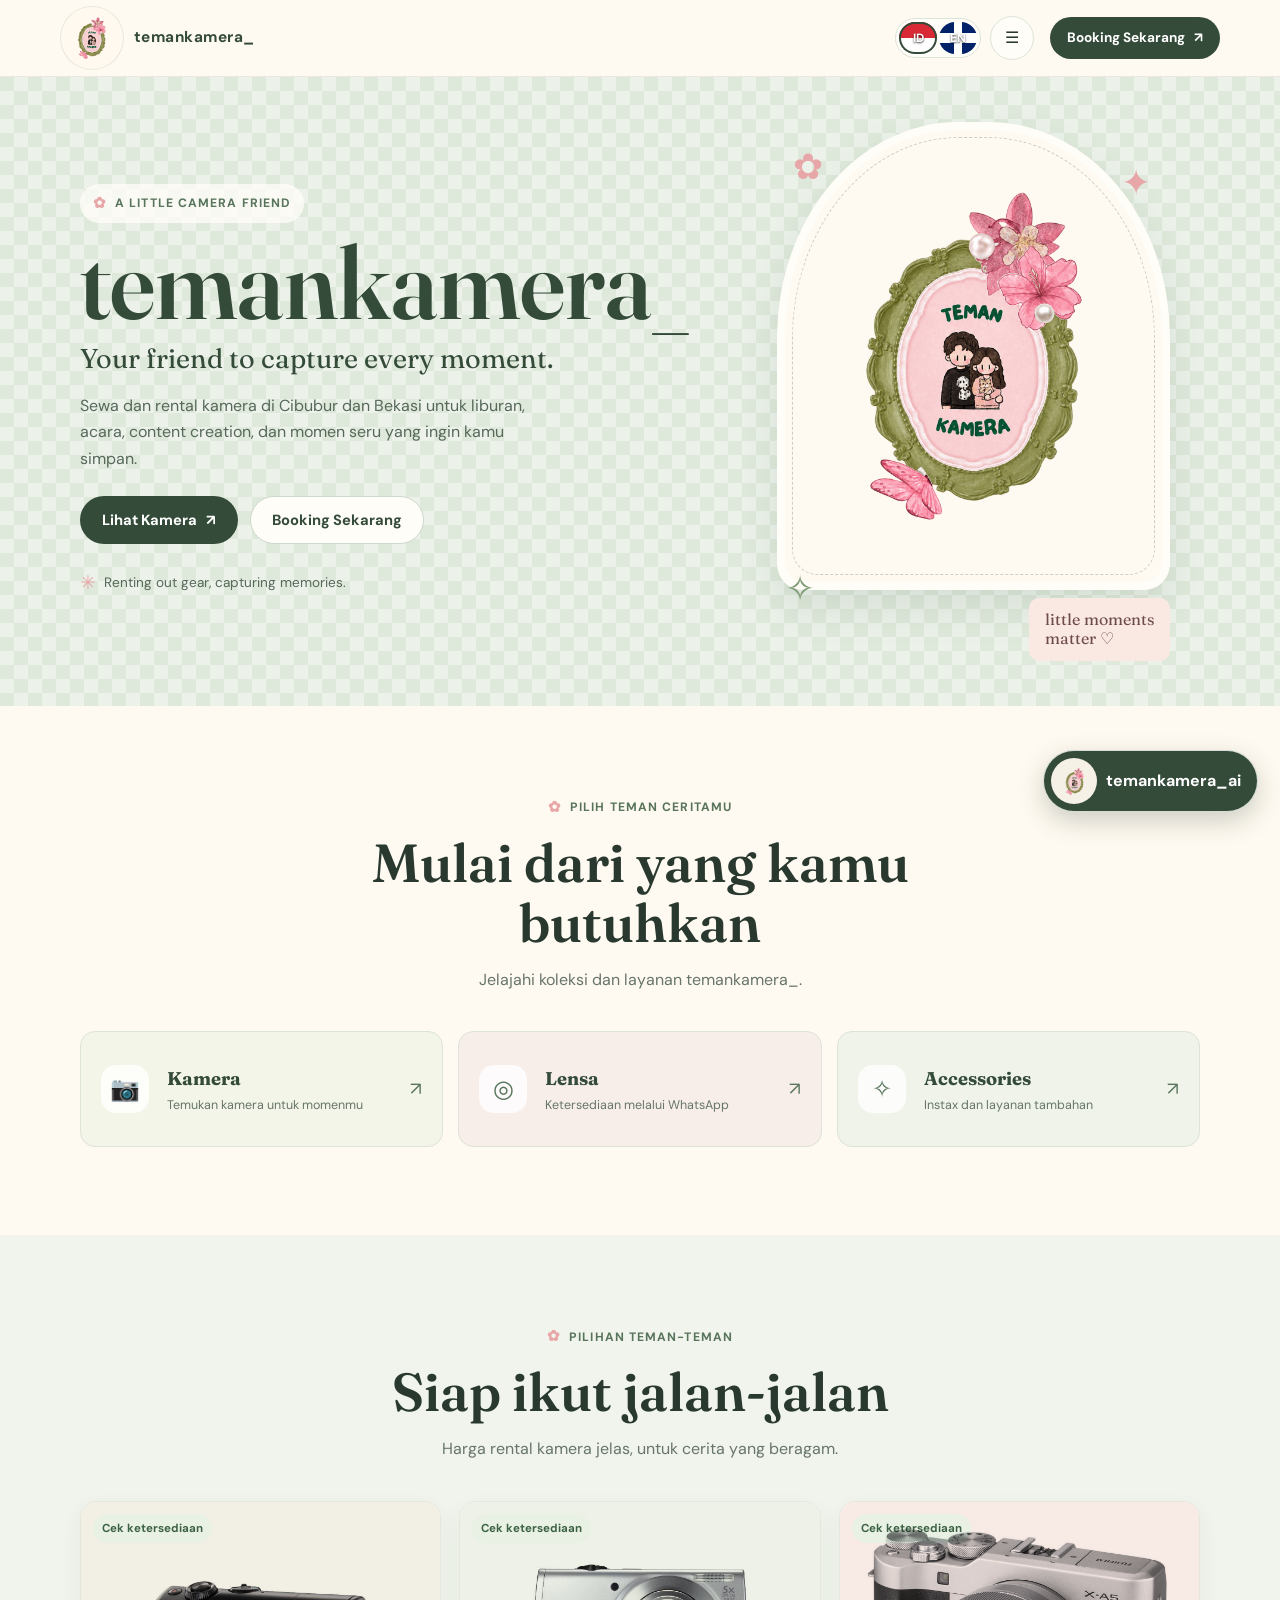
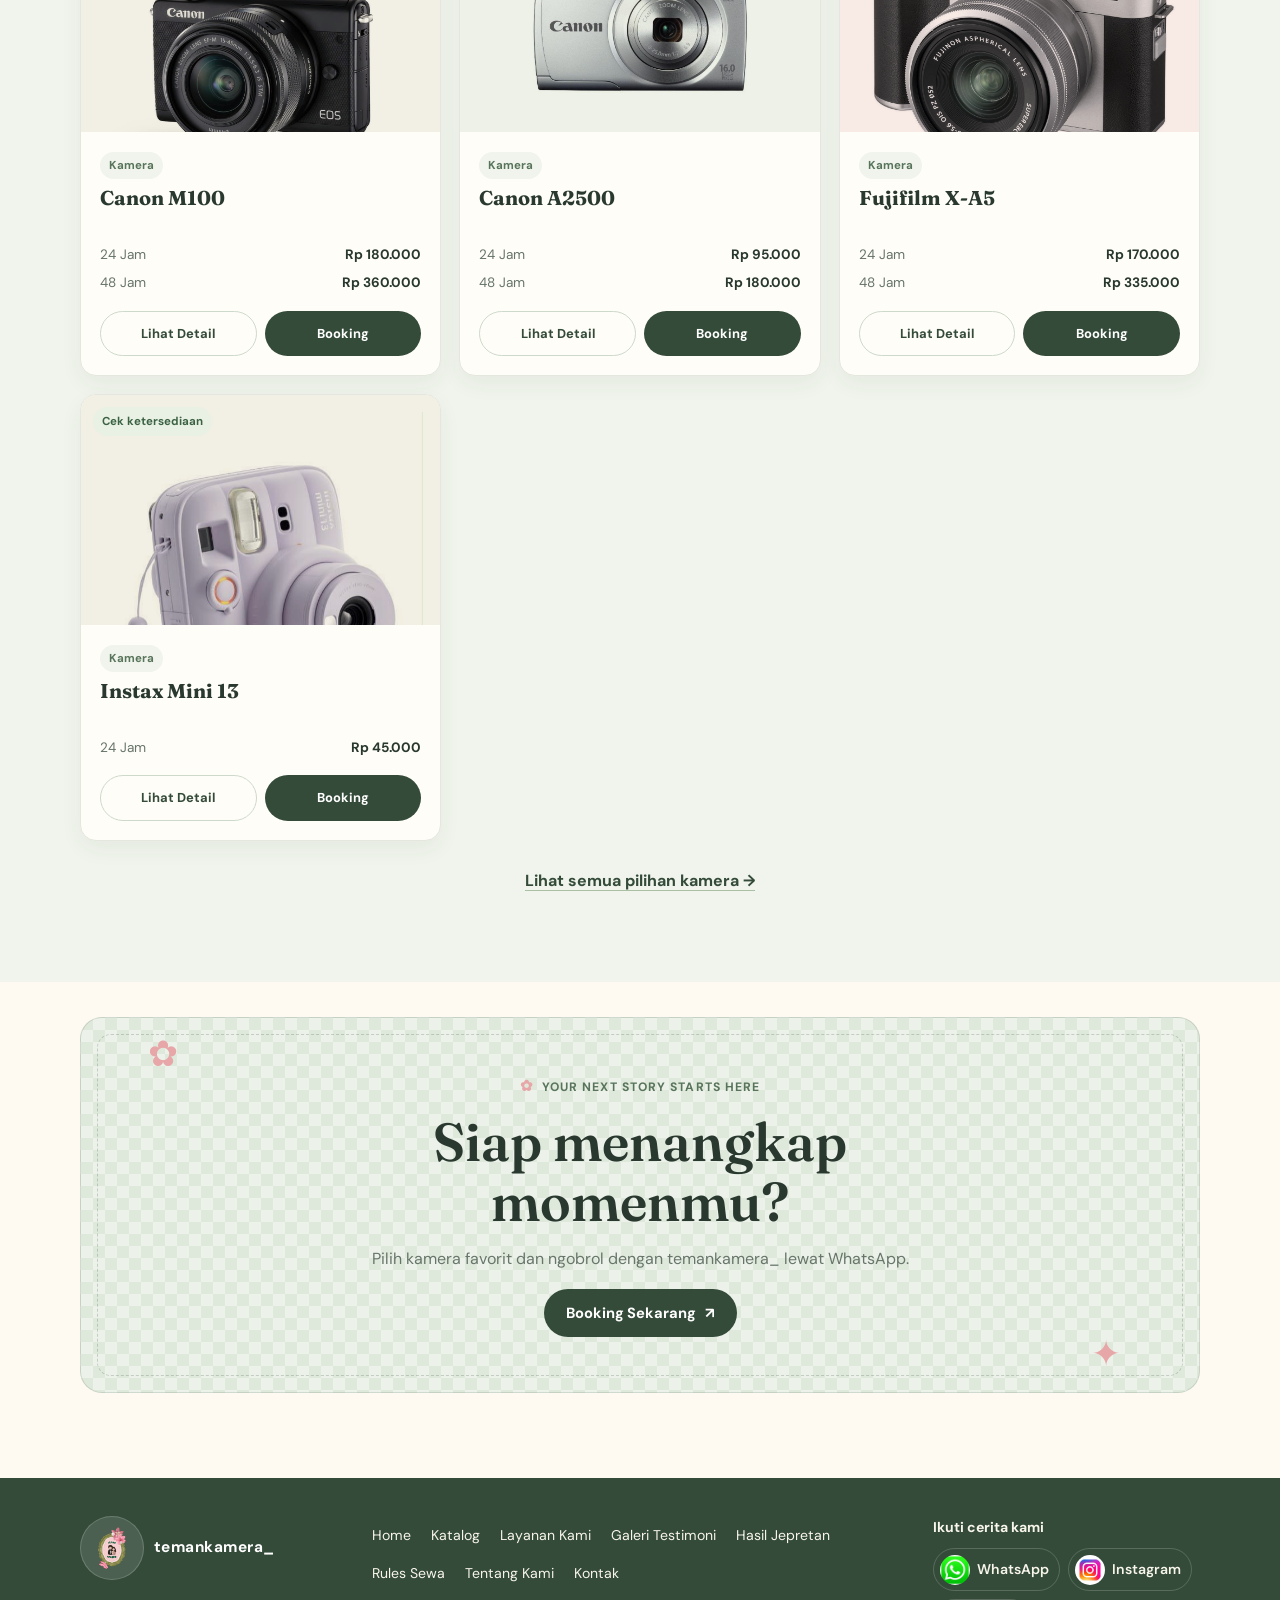
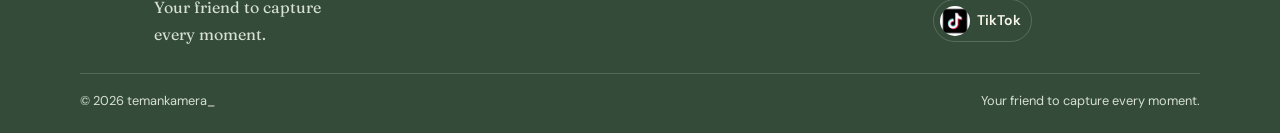
<file: index.html>
<!doctype html>
<html lang="id">
<head>
  <meta charset="UTF-8">
  <meta name="viewport" content="width=device-width, initial-scale=1">
  <meta name="theme-color" content="#e6eddf">

  <link rel="icon" type="image/png" href="./aset/LOGO%20temankamera_.png">

  <title>Sewa Kamera Cibubur & Bekasi | temankamera_</title>

  <meta name="description" content="temankamera_ menyediakan sewa dan rental kamera murah di Cibubur dan Bekasi untuk liburan, acara, content creation, dan berbagai momen spesial.">

  <link rel="canonical" href="https://temancamera.github.io/temankamera_/">

  <meta property="og:type" content="website">
  <meta property="og:site_name" content="temankamera_">
  <meta property="og:title" content="Sewa Kamera Cibubur & Bekasi | temankamera_">
  <meta property="og:description" content="temankamera_ menyediakan sewa dan rental kamera murah di Cibubur dan Bekasi untuk liburan, acara, content creation, dan berbagai momen spesial.">
  <meta property="og:url" content="https://temancamera.github.io/temankamera_/">
  <meta property="og:image" content="https://temancamera.github.io/temankamera_/aset/LOGO%20temankamera_.png">

  <script type="application/ld+json">
  {
    "@context": "https://schema.org",
    "@type": "Organization",
    "name": "temankamera_",
    "alternateName": "temankamera_",
    "url": "https://temancamera.github.io/temankamera_/",
    "logo": "https://temancamera.github.io/temankamera_/aset/LOGO%20temankamera_.png",
    "description": "Sewa dan rental kamera untuk liburan, acara, dan content creation di Cibubur dan Bekasi.",
    "telephone": "+6281932977629",
    "areaServed": [
      "Cibubur",
      "Bekasi"
    ],
    "sameAs": [
      "https://www.instagram.com/temankamera_/",
      "https://www.tiktok.com/@temankamera_"
    ]
  }
  </script>

  <script type="application/ld+json">
  {
    "@context": "https://schema.org",
    "@type": "WebSite",
    "name": "temankamera_",
    "alternateName": "temankamera_",
    "url": "https://temancamera.github.io/temankamera_/"
  }
  </script>

  <link rel="preconnect" href="https://fonts.googleapis.com">
  <link rel="preconnect" href="https://fonts.gstatic.com" crossorigin>

  <link href="https://fonts.googleapis.com/css2?family=DM+Sans:wght@400;500;600;700&family=Fraunces:opsz,wght@9..144,500;9..144,600;9..144,700&display=swap" rel="stylesheet">

  <link rel="stylesheet" href="./css/style.css">
  <script src="./js/script.js" defer></script>
</head>

<body data-root=".">

  <header class="site-header" id="site-header"></header>

  <main>

    <section class="hero home-hero" id="home">
      <div class="hero-grid page-wrap">

        <div class="hero-copy">
          <p class="eyebrow">A little camera friend</p>

          <h1>temankamera_</h1>

          <p class="hero-tagline">
            Your friend to capture every moment.
          </p>

          <p class="hero-description">
            Sewa dan rental kamera di Cibubur dan Bekasi untuk liburan, acara, content creation, dan momen seru yang ingin kamu simpan.
          </p>

          <div class="button-row">
            <a class="button button-primary" href="./pages/katalog.html">
              Lihat Kamera <span aria-hidden="true">↗</span>
            </a>

            <a class="button button-secondary" data-booking href="#kontak">
              Booking Sekarang
            </a>
          </div>

          <div class="hero-footnote">
            <span aria-hidden="true">✳</span>
            Renting out gear, capturing memories.
          </div>
        </div>

        <div class="hero-visual">
          <span class="flower flower-one" aria-hidden="true">✿</span>
          <span class="sparkle sparkle-one" aria-hidden="true">✦</span>
          <span class="sparkle sparkle-two" aria-hidden="true">✧</span>

          <figure class="hero-photo">
            <img src="./aset/LOGO%20temankamera_.png" alt="Logo temankamera_">
          </figure>

          <span class="mini-note">
            little moments<br>matter ♡
          </span>
        </div>

      </div>
    </section>


    <section class="section category-section">
      <div class="page-wrap">

        <div class="section-heading">
          <p class="eyebrow">Pilih teman ceritamu</p>
          <h2>Mulai dari yang kamu butuhkan</h2>
          <p>Jelajahi koleksi dan layanan temankamera_.</p>
        </div>

        <div class="category-grid">

          <a class="category-tile category-camera" href="./pages/katalog.html?category=kamera">
            <span class="category-icon" aria-hidden="true">📷</span>

            <span>
              <strong>Kamera</strong>
              <small>Temukan kamera untuk momenmu</small>
            </span>

            <span class="tile-arrow" aria-hidden="true">↗</span>
          </a>


          <a class="category-tile category-lens" href="./pages/katalog.html?category=lensa">
            <span class="category-icon" aria-hidden="true">◎</span>

            <span>
              <strong>Lensa</strong>
              <small>Ketersediaan melalui WhatsApp</small>
            </span>

            <span class="tile-arrow" aria-hidden="true">↗</span>
          </a>


          <a class="category-tile category-accessories" href="./pages/katalog.html?category=accessories">
            <span class="category-icon" aria-hidden="true">✧</span>

            <span>
              <strong>Accessories</strong>
              <small>Instax dan layanan tambahan</small>
            </span>

            <span class="tile-arrow" aria-hidden="true">↗</span>
          </a>

        </div>
      </div>
    </section>


    <section class="section section-sage">
      <div class="page-wrap">

        <div class="section-heading">
          <p class="eyebrow">Pilihan teman-teman</p>
          <h2>Siap ikut jalan-jalan</h2>
          <p>Harga rental kamera jelas, untuk cerita yang beragam.</p>
        </div>

        <div class="product-grid featured-grid" data-featured-products></div>

        <div class="center-action">
          <a class="text-link" href="./pages/katalog.html">
            Lihat semua pilihan kamera <span aria-hidden="true">→</span>
          </a>
        </div>

      </div>
    </section>


    <section class="cta-panel-wrap" id="kontak">
      <div class="page-wrap">

        <div class="cta-panel checkered">

          <span class="flower flower-cta" aria-hidden="true">✿</span>
          <span class="sparkle cta-sparkle" aria-hidden="true">✦</span>

          <p class="eyebrow">Your next story starts here</p>

          <h2>Siap menangkap momenmu?</h2>

          <p>
            Pilih kamera favorit dan ngobrol dengan temankamera_ lewat WhatsApp.
          </p>

          <a class="button button-primary" data-booking href="#kontak">
            Booking Sekarang <span aria-hidden="true">↗</span>
          </a>

        </div>

      </div>
    </section>

  </main>


  <footer class="site-footer" id="site-footer"></footer>

</body>
</html>
</file>
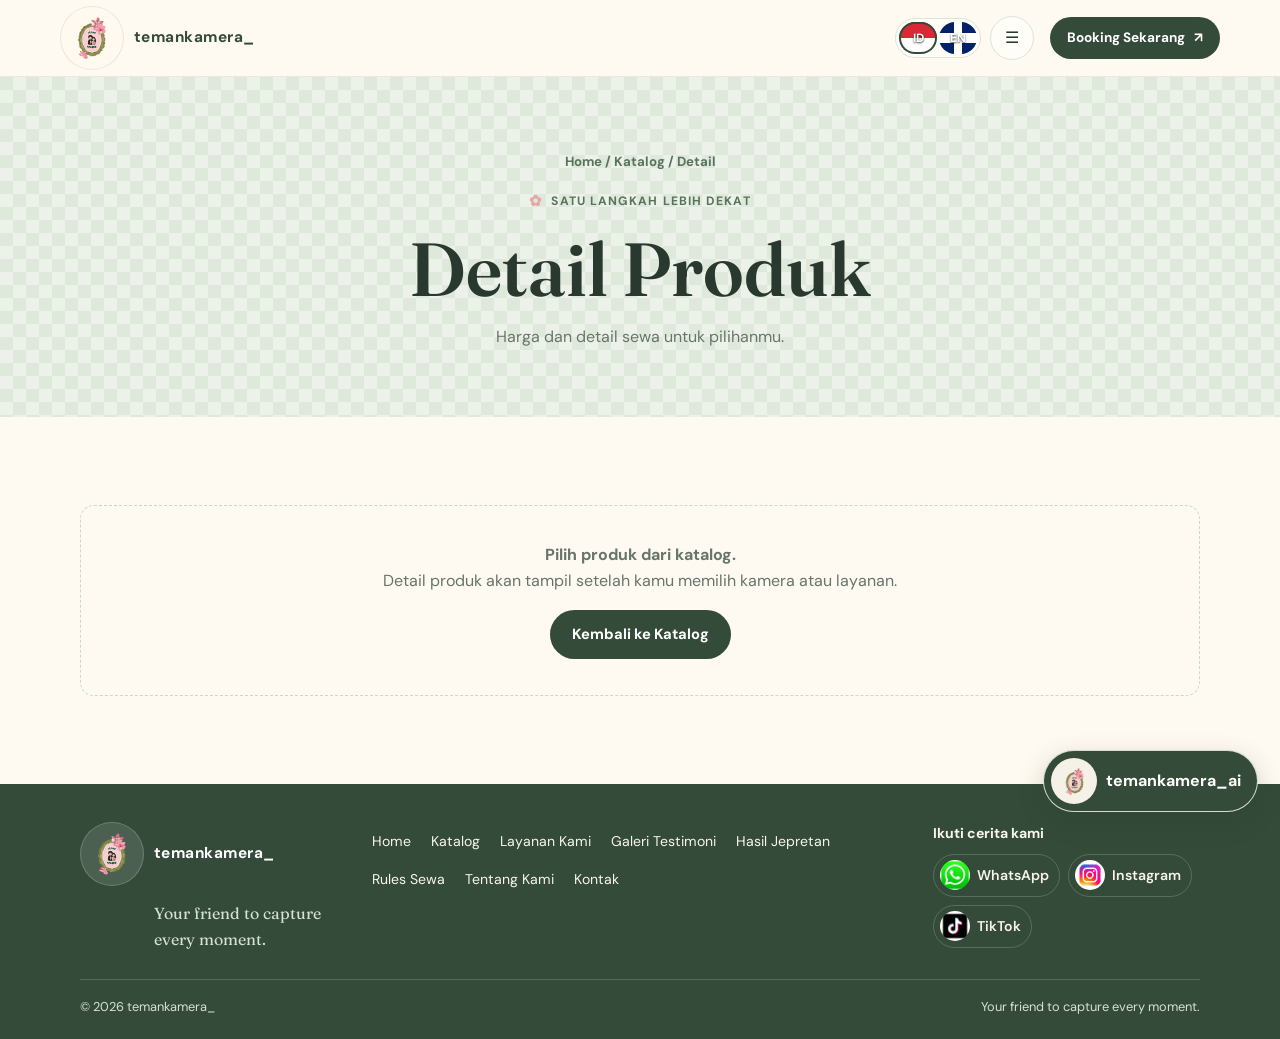
<file: pages/detail.html>
<!doctype html>
<html lang="id">
<head>
  <meta charset="utf-8"><meta name="viewport" content="width=device-width, initial-scale=1"><meta name="theme-color" content="#e6eddf">
  <meta name="description" content="Detail produk rental temankamera_, harga, durasi, dan booking."><title>Detail Produk — temankamera_</title>
  <link rel="preconnect" href="https://fonts.googleapis.com"><link rel="preconnect" href="https://fonts.gstatic.com" crossorigin><link href="https://fonts.googleapis.com/css2?family=DM+Sans:wght@400;500;600;700&family=Fraunces:opsz,wght@9..144,500;9..144,600;9..144,700&display=swap" rel="stylesheet">
  <link rel="stylesheet" href="../css/style.css"><script src="../js/script.js" defer></script>
</head>
<body data-root="..">
  <header class="site-header" id="site-header"></header>
  <main>
    <section class="page-hero"><div class="page-wrap"><p class="breadcrumb"><a href="../index.html">Home</a> / <a href="./katalog.html">Katalog</a> / Detail</p><p class="eyebrow">Satu langkah lebih dekat</p><h1>Detail Produk</h1><p>Harga dan detail sewa untuk pilihanmu.</p></div></section>
    <section class="section"><div class="page-wrap" data-product-detail aria-live="polite"></div></section>
  </main>
  <footer class="site-footer" id="site-footer"></footer>
</body>
</html>
</file>
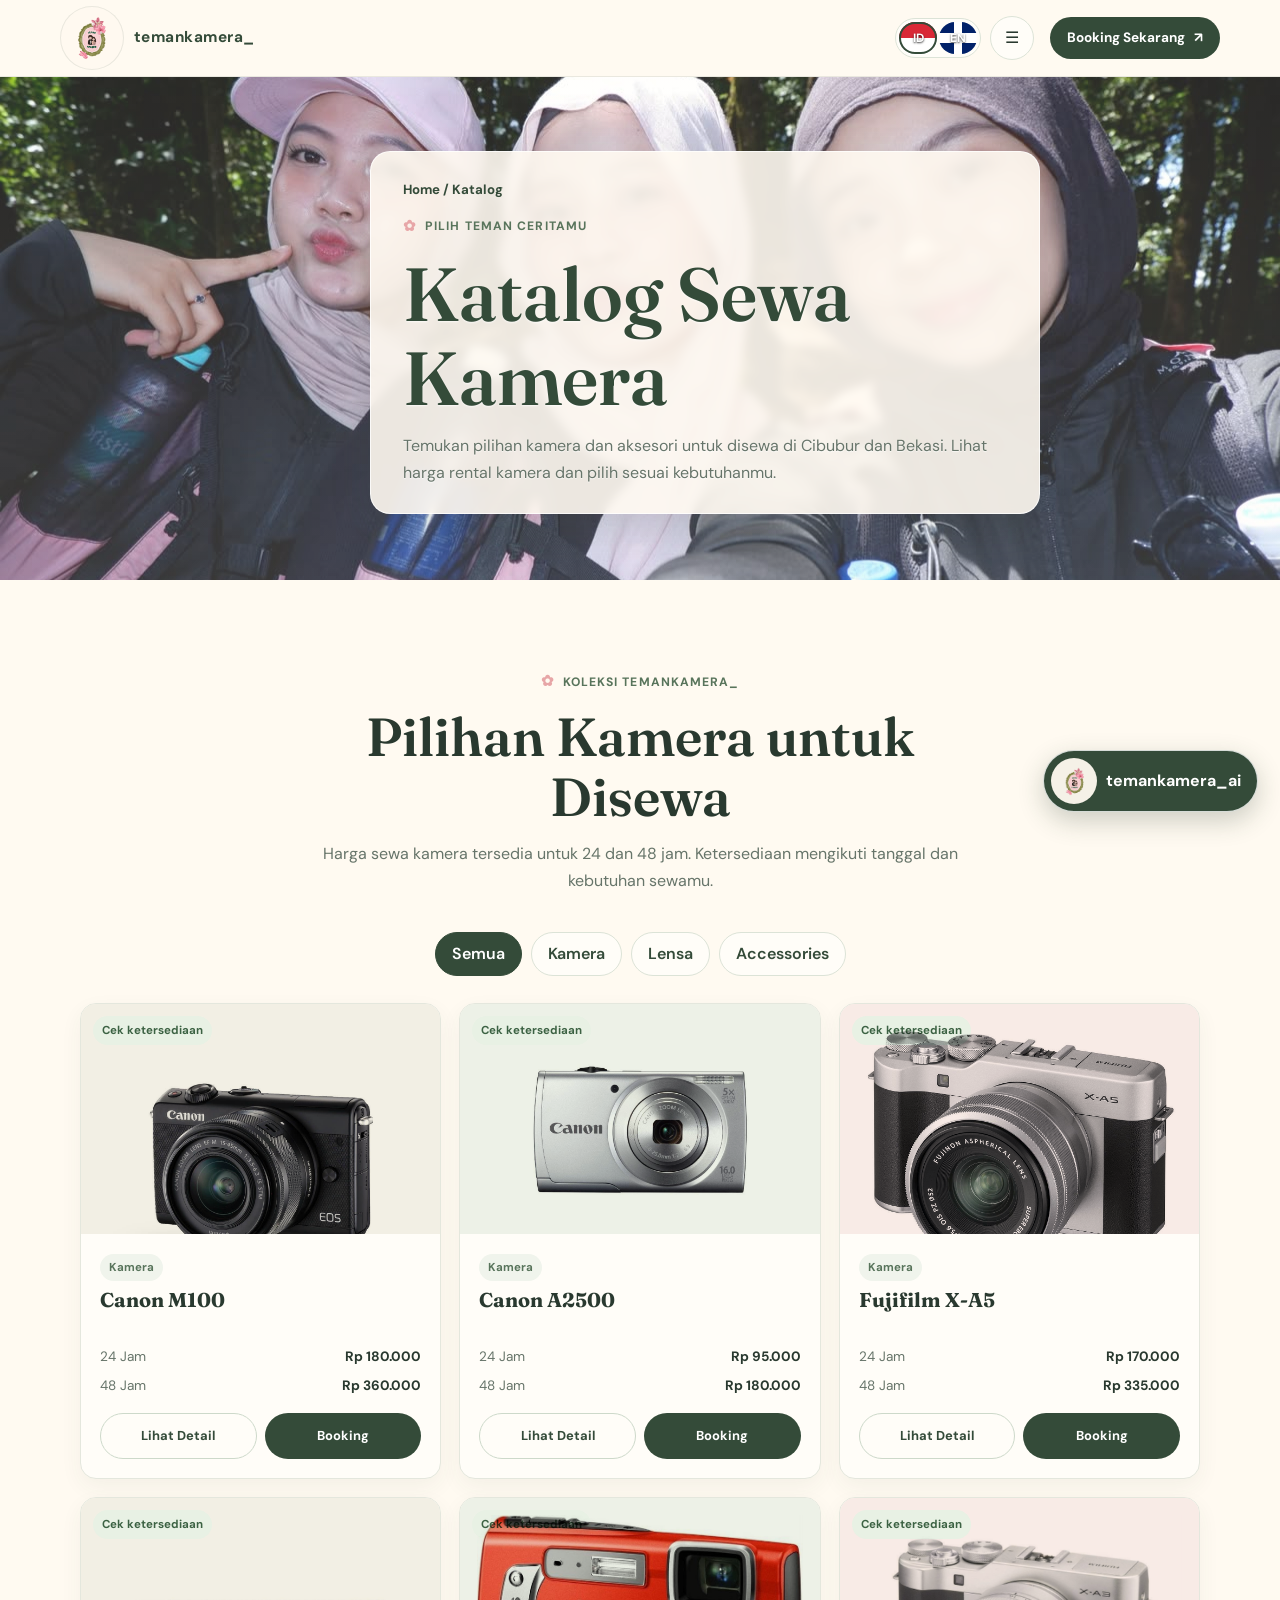
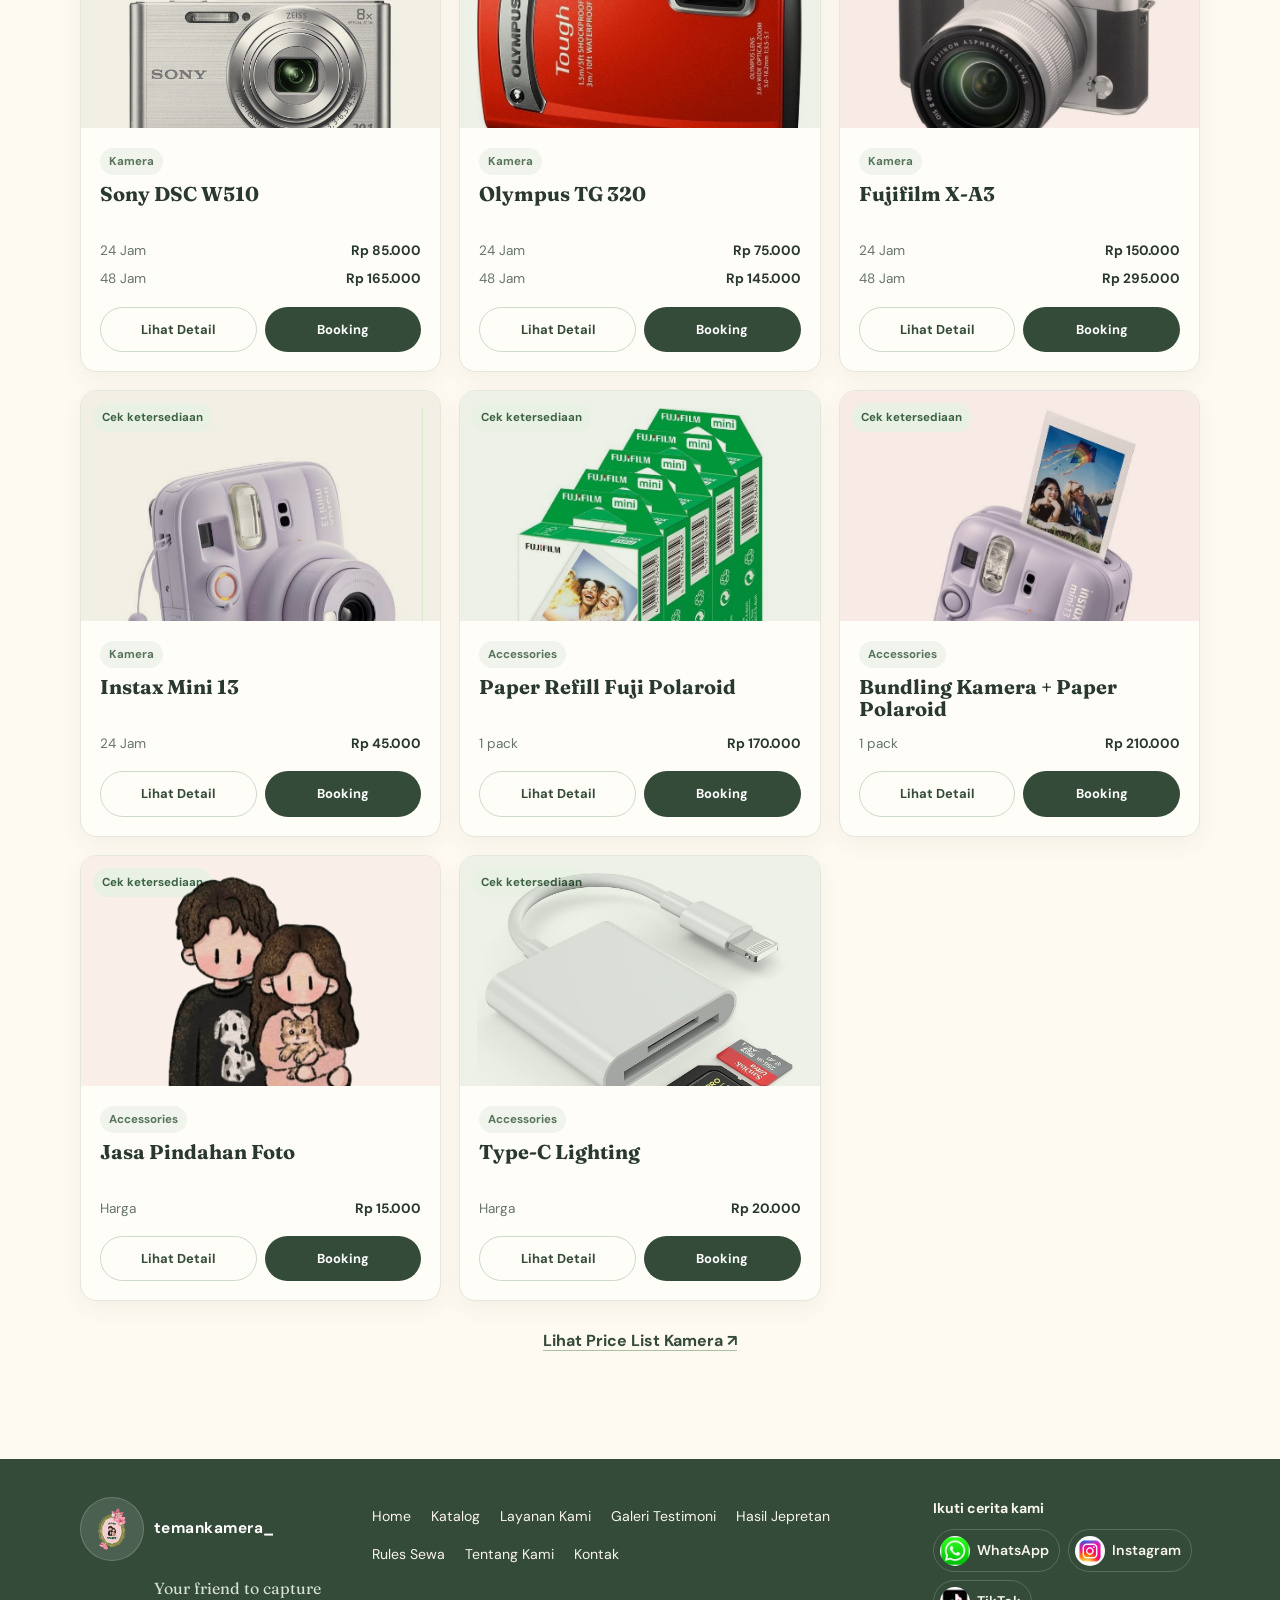
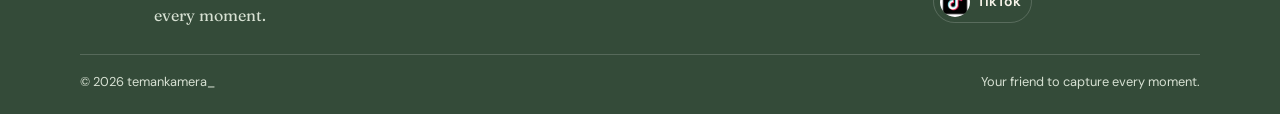
<file: pages/katalog.html>
<!doctype html>
<html lang="id">

<head>
  <meta charset="utf-8">
  <meta name="viewport" content="width=device-width, initial-scale=1">
  <meta name="theme-color" content="#e6eddf">

  <title>Sewa Kamera Cibubur & Bekasi | Katalog temankamera_</title>

  <meta
    name="description"
    content="Katalog sewa dan rental kamera temankamera_ di Cibubur dan Bekasi. Lihat pilihan kamera dan harga sewa mulai Rp75.000 per 24 jam."
  >

  <link
    rel="canonical"
    href="https://temancamera.github.io/temankamera_/pages/katalog.html"
  >

  <meta property="og:type" content="website">
  <meta property="og:site_name" content="temankamera_">
  <meta
    property="og:title"
    content="Sewa Kamera Cibubur & Bekasi | Katalog temankamera_"
  >
  <meta
    property="og:description"
    content="Lihat katalog sewa dan rental kamera temankamera_ di Cibubur dan Bekasi, lengkap dengan pilihan kamera dan harga sewa."
  >
  <meta
    property="og:url"
    content="https://temancamera.github.io/temankamera_/pages/katalog.html"
  >

  <link rel="preconnect" href="https://fonts.googleapis.com">
  <link rel="preconnect" href="https://fonts.gstatic.com" crossorigin>

  <link
    href="https://fonts.googleapis.com/css2?family=DM+Sans:wght@400;500;600;700&family=Fraunces:opsz,wght@9..144,500;9..144,600;9..144,700&display=swap"
    rel="stylesheet"
  >

  <link rel="stylesheet" href="../css/style.css">
  <script src="../js/script.js" defer></script>
</head>

<body data-root="..">

  <header class="site-header" id="site-header"></header>

  <main>

    <section class="page-hero page-hero--catalog">
      <div class="page-wrap">

        <div class="catalog-hero-copy">

          <p class="breadcrumb">
            <a href="../index.html">Home</a> / Katalog
          </p>

          <p class="eyebrow">Pilih teman ceritamu</p>

          <h1>Katalog Sewa Kamera</h1>

          <p>
            Temukan pilihan kamera dan aksesori untuk disewa di Cibubur dan
            Bekasi. Lihat harga rental kamera dan pilih sesuai kebutuhanmu.
          </p>

        </div>

      </div>
    </section>


    <section class="section">

      <div class="page-wrap">

        <div class="section-heading">

          <p class="eyebrow">Koleksi temankamera_</p>

          <h2>Pilihan Kamera untuk Disewa</h2>

          <p>
            Harga sewa kamera tersedia untuk 24 dan 48 jam.
            Ketersediaan mengikuti tanggal dan kebutuhan sewamu.
          </p>

        </div>


        <div
          class="product-filter"
          role="group"
          aria-label="Filter kategori produk"
        >

          <button
            class="filter-button"
            type="button"
            data-filter="semua"
            aria-pressed="true"
          >
            Semua
          </button>

          <button
            class="filter-button"
            type="button"
            data-filter="kamera"
            aria-pressed="false"
          >
            Kamera
          </button>

          <button
            class="filter-button"
            type="button"
            data-filter="lensa"
            aria-pressed="false"
          >
            Lensa
          </button>

          <button
            class="filter-button"
            type="button"
            data-filter="accessories"
            aria-pressed="false"
          >
            Accessories
          </button>

        </div>


        <div
          class="product-grid"
          data-catalog-products
          aria-live="polite"
        ></div>


        <div
          class="empty-state"
          data-empty-state
          hidden
        >
          <strong>Belum ada produk di kategori ini.</strong>

          <p>
            Tanyakan langsung ke temankamera_ tentang ketersediaannya.
          </p>
        </div>


        <p class="center-action">

          <a
            class="text-link"
            href="../HARGA%20SEWA/Pricelist.pdf"
            target="_blank"
            rel="noopener noreferrer"
          >
            Lihat Price List Kamera ↗
          </a>

        </p>

      </div>

    </section>

  </main>


  <footer class="site-footer" id="site-footer"></footer>

</body>
</html>
</file>
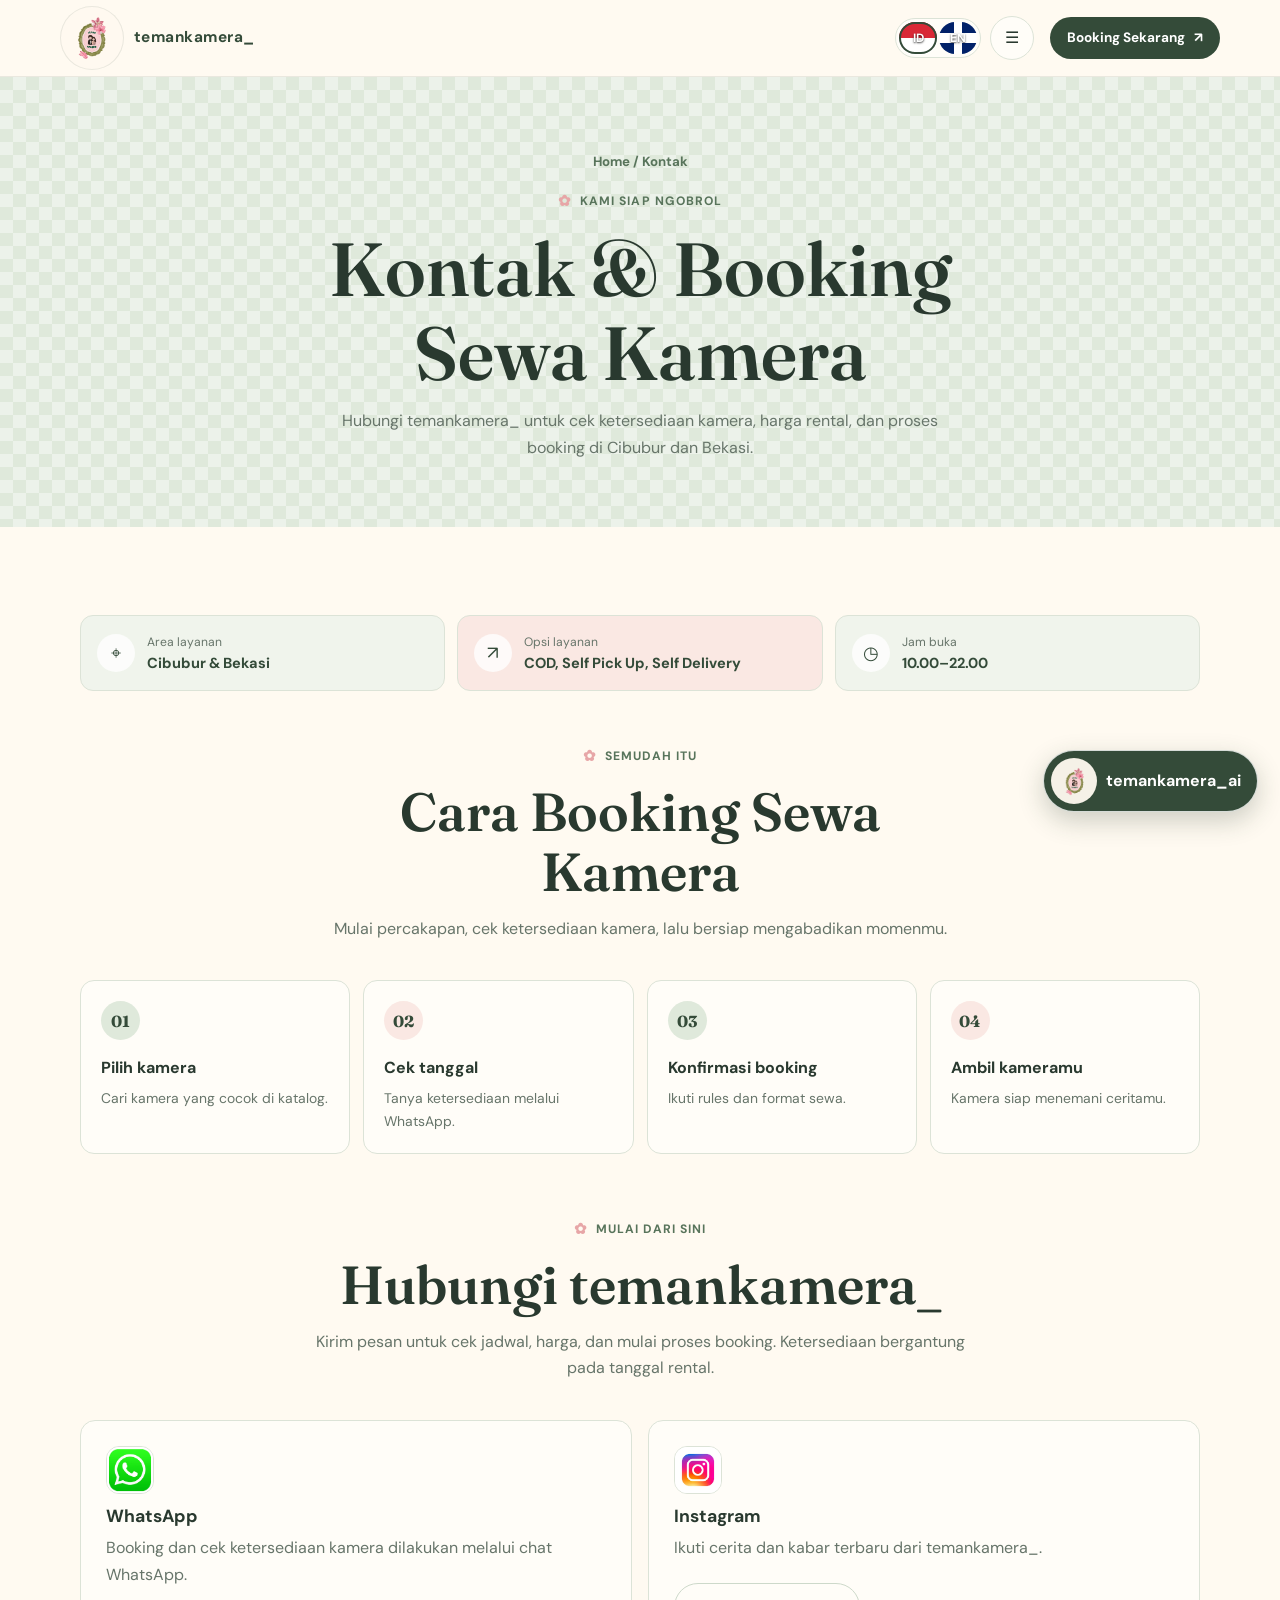
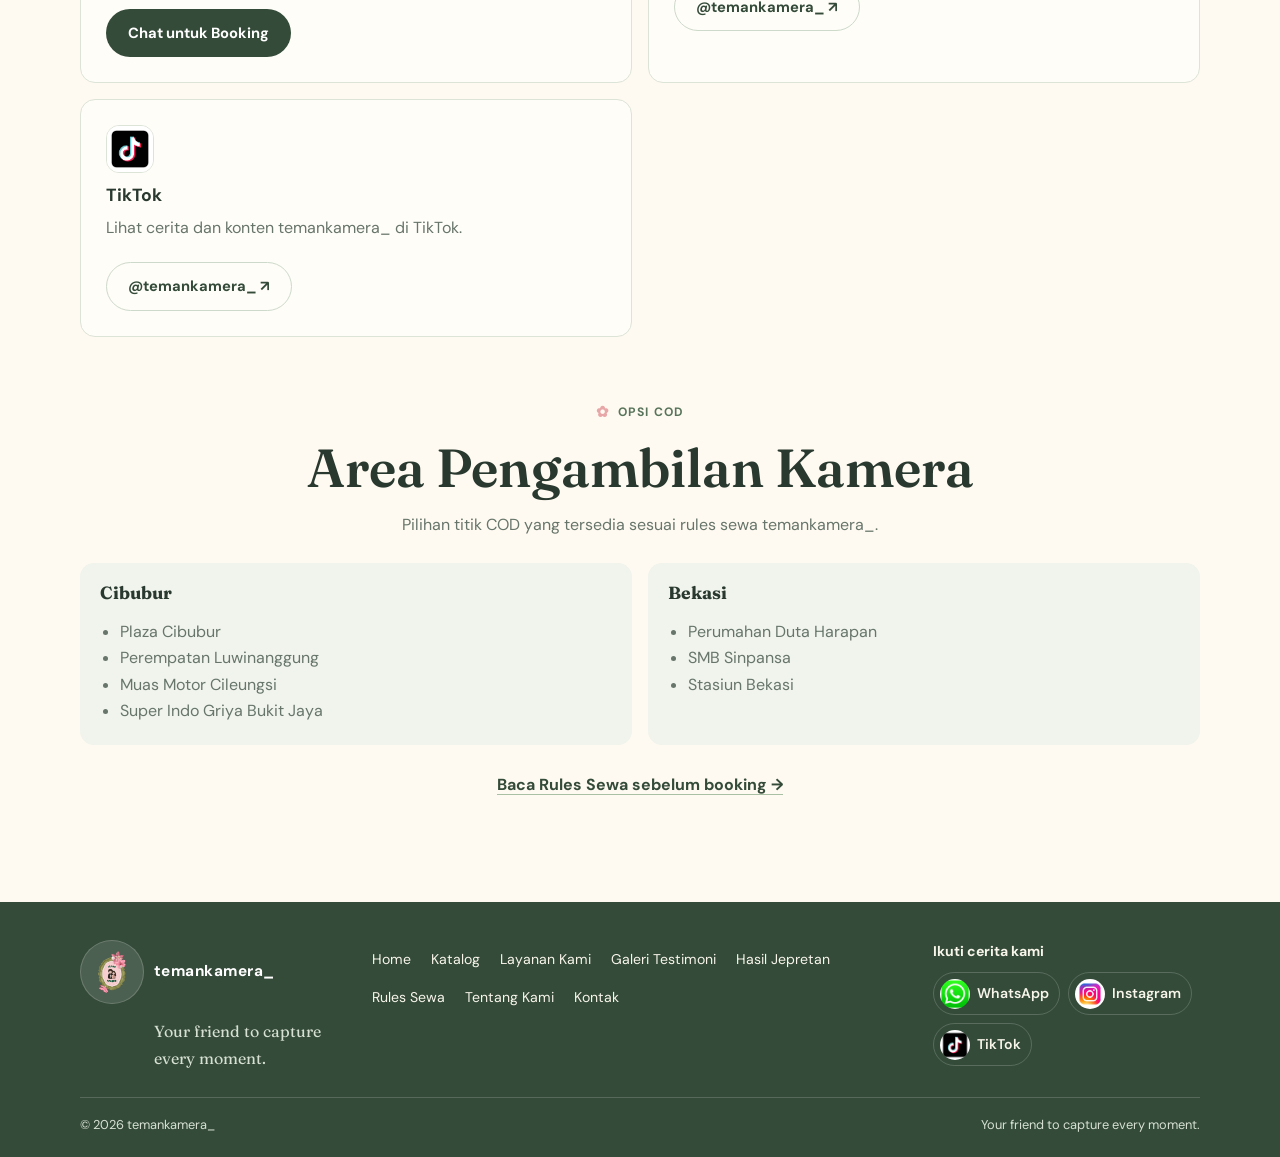
<file: pages/kontak.html>
<!doctype html>
<html lang="id">
<head>
  <meta charset="utf-8">
  <meta name="viewport" content="width=device-width, initial-scale=1">
  <meta name="theme-color" content="#e6eddf">

  <title>Kontak & Booking Sewa Kamera Cibubur Bekasi | temankamera_</title>

  <meta name="description" content="Hubungi temankamera_ untuk sewa dan rental kamera di Cibubur dan Bekasi. Cek ketersediaan, harga, jadwal rental, dan booking kamera melalui WhatsApp.">

  <link rel="canonical" href="https://temancamera.github.io/temankamera_/pages/kontak.html">

  <meta property="og:type" content="website">
  <meta property="og:site_name" content="temankamera_">
  <meta property="og:title" content="Kontak & Booking Sewa Kamera Cibubur Bekasi | temankamera_">
  <meta property="og:description" content="Hubungi temankamera_ untuk sewa dan rental kamera di Cibubur dan Bekasi. Cek ketersediaan dan booking melalui WhatsApp.">
  <meta property="og:url" content="https://temancamera.github.io/temankamera_/pages/kontak.html">

  <link rel="preconnect" href="https://fonts.googleapis.com">
  <link rel="preconnect" href="https://fonts.gstatic.com" crossorigin>
  <link href="https://fonts.googleapis.com/css2?family=DM+Sans:wght@400;500;600;700&family=Fraunces:opsz,wght@9..144,500;9..144,600;9..144,700&display=swap" rel="stylesheet">

  <link rel="stylesheet" href="../css/style.css">
  <script src="../js/script.js" defer></script>
</head>

<body data-root="..">

  <header class="site-header" id="site-header"></header>

  <main>

    <section class="page-hero">
      <div class="page-wrap">

        <p class="breadcrumb">
          <a href="../index.html">Home</a> / Kontak
        </p>

        <p class="eyebrow">Kami siap ngobrol</p>

        <h1>Kontak &amp; Booking Sewa Kamera</h1>

        <p>
          Hubungi temankamera_ untuk cek ketersediaan kamera,
          harga rental, dan proses booking di Cibubur dan Bekasi.
        </p>

      </div>
    </section>

    <section class="section">
      <div class="page-wrap">

        <div class="contact-highlights" aria-label="Informasi layanan temankamera_">

          <div class="contact-highlight">
            <span aria-hidden="true">⌖</span>
            <div>
              <small>Area layanan</small>
              <strong>Cibubur &amp; Bekasi</strong>
            </div>
          </div>

          <div class="contact-highlight">
            <span aria-hidden="true">↗</span>
            <div>
              <small>Opsi layanan</small>
              <strong>COD, Self Pick Up, Self Delivery</strong>
            </div>
          </div>

          <div class="contact-highlight">
            <span aria-hidden="true">◷</span>
            <div>
              <small>Jam buka</small>
              <strong>10.00–22.00</strong>
            </div>
          </div>

        </div>

        <div class="section-heading">
          <p class="eyebrow">Semudah itu</p>
          <h2>Cara Booking Sewa Kamera</h2>
          <p>
            Mulai percakapan, cek ketersediaan kamera,
            lalu bersiap mengabadikan momenmu.
          </p>
        </div>

        <ol class="booking-steps">

          <li>
            <span>01</span>
            <strong>Pilih kamera</strong>
            <p>Cari kamera yang cocok di katalog.</p>
          </li>

          <li>
            <span>02</span>
            <strong>Cek tanggal</strong>
            <p>Tanya ketersediaan melalui WhatsApp.</p>
          </li>

          <li>
            <span>03</span>
            <strong>Konfirmasi booking</strong>
            <p>Ikuti rules dan format sewa.</p>
          </li>

          <li>
            <span>04</span>
            <strong>Ambil kameramu</strong>
            <p>Kamera siap menemani ceritamu.</p>
          </li>

        </ol>

        <div class="section-heading" style="margin-top:62px">

          <p class="eyebrow">Mulai dari sini</p>

          <h2>Hubungi temankamera_</h2>

          <p>
            Kirim pesan untuk cek jadwal, harga, dan mulai proses booking.
            Ketersediaan bergantung pada tanggal rental.
          </p>

        </div>

        <div class="contact-grid">

          <article class="contact-card">
            <img class="contact-logo" src="../aset/LOGO WA.jpg" alt="WhatsApp temankamera_">

            <h3>WhatsApp</h3>

            <p>
              Booking dan cek ketersediaan kamera dilakukan melalui chat WhatsApp.
            </p>

            <a class="button button-primary" data-booking href="#kontak">
              Chat untuk Booking
            </a>
          </article>

          <article class="contact-card">
            <img class="contact-logo" src="../aset/LOGO IG.jpg" alt="Instagram temankamera_">

            <h3>Instagram</h3>

            <p>
              Ikuti cerita dan kabar terbaru dari temankamera_.
            </p>

            <a
              class="button button-secondary"
              href="https://www.instagram.com/temankamera_/"
              target="_blank"
              rel="noopener noreferrer">
              @temankamera_ ↗
            </a>
          </article>

          <article class="contact-card">
            <img class="contact-logo" src="../aset/LOGO TIKTOK.jpg" alt="TikTok temankamera_">

            <h3>TikTok</h3>

            <p>
              Lihat cerita dan konten temankamera_ di TikTok.
            </p>

            <a
              class="button button-secondary"
              href="https://www.tiktok.com/@temankamera_"
              target="_blank"
              rel="noopener noreferrer">
              @temankamera_ ↗
            </a>
          </article>

        </div>

        <div class="section-heading" style="margin-top:62px;margin-bottom:25px">

          <p class="eyebrow">Opsi COD</p>

          <h2>Area Pengambilan Kamera</h2>

          <p>
            Pilihan titik COD yang tersedia sesuai rules sewa temankamera_.
          </p>

        </div>

        <div class="pickup-list">

          <article>
            <h3>Cibubur</h3>

            <ul>
              <li>Plaza Cibubur</li>
              <li>Perempatan Luwinanggung</li>
              <li>Muas Motor Cileungsi</li>
              <li>Super Indo Griya Bukit Jaya</li>
            </ul>
          </article>

          <article>
            <h3>Bekasi</h3>

            <ul>
              <li>Perumahan Duta Harapan</li>
              <li>SMB Sinpansa</li>
              <li>Stasiun Bekasi</li>
            </ul>
          </article>

        </div>

        <p class="center-action">
          <a class="text-link" href="./rules.html">
            Baca Rules Sewa sebelum booking →
          </a>
        </p>

      </div>
    </section>

  </main>

  <footer class="site-footer" id="site-footer"></footer>

</body>
</html>
</file>
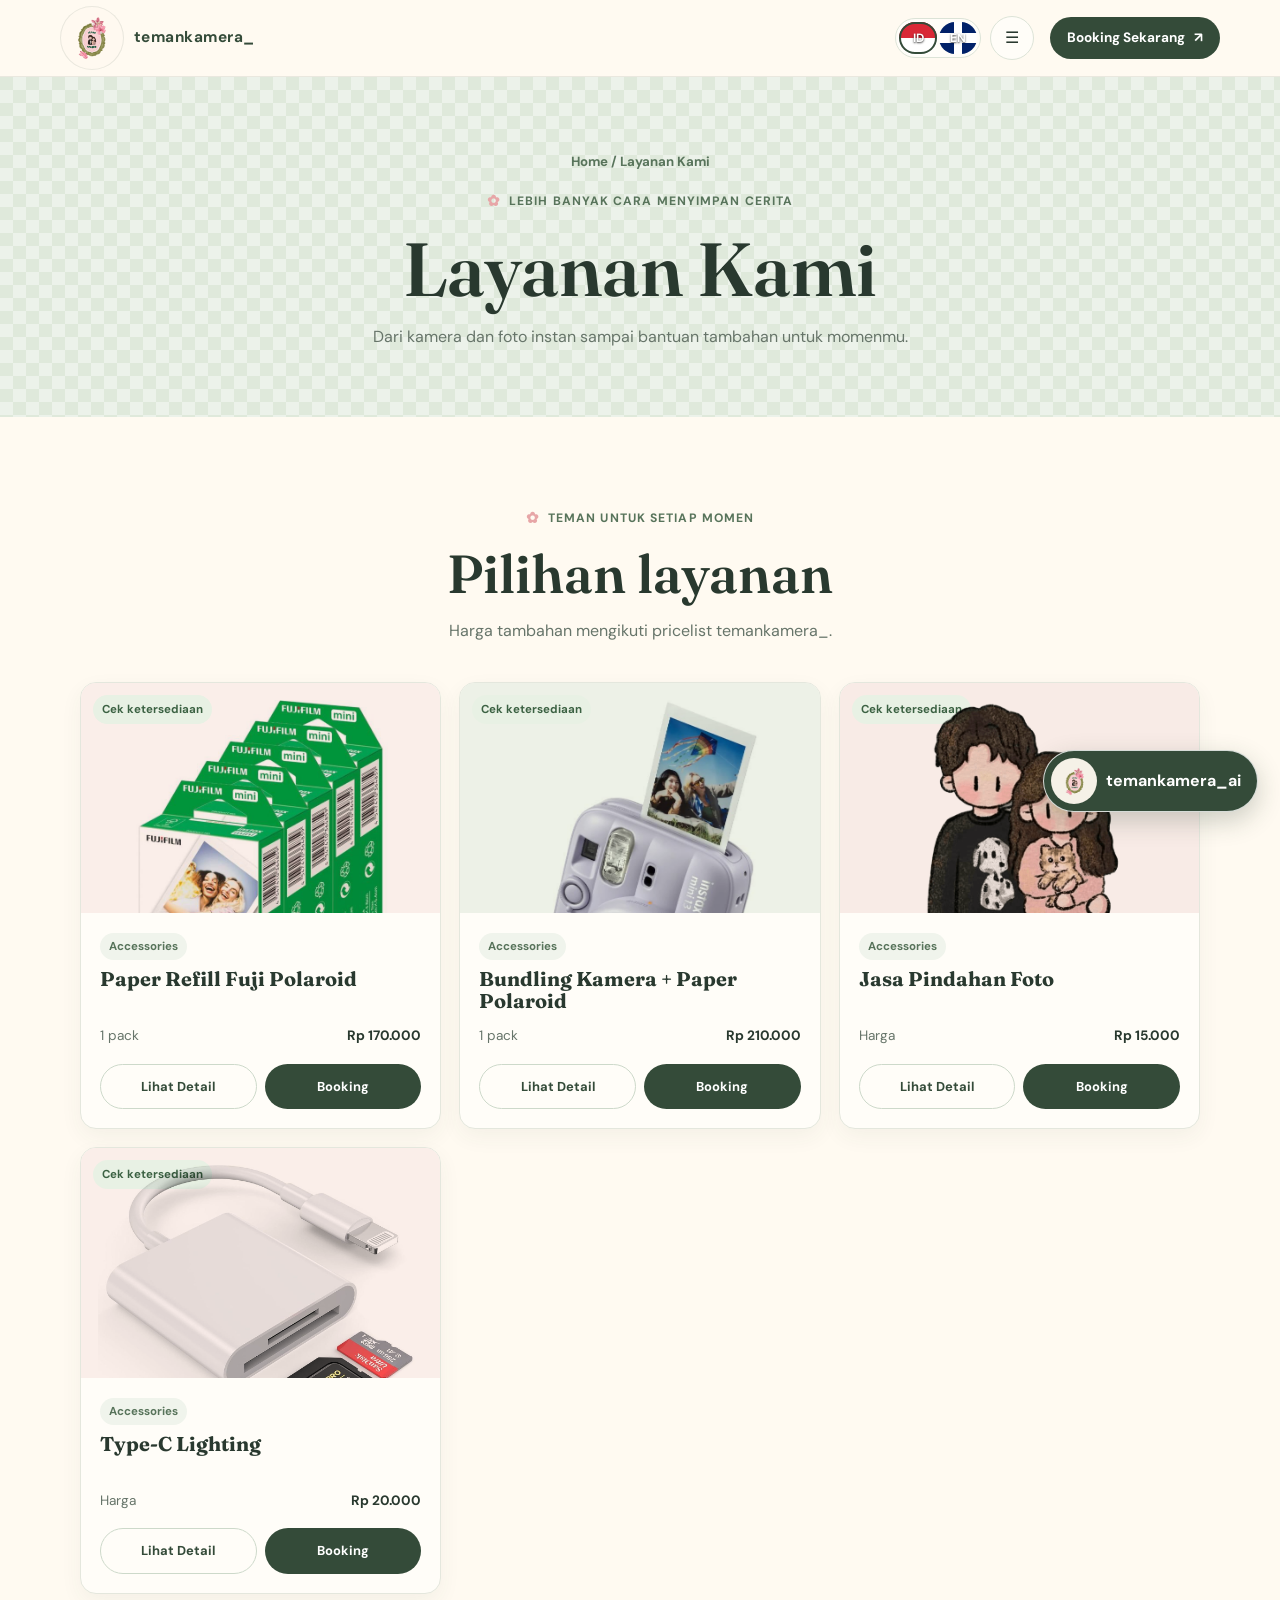
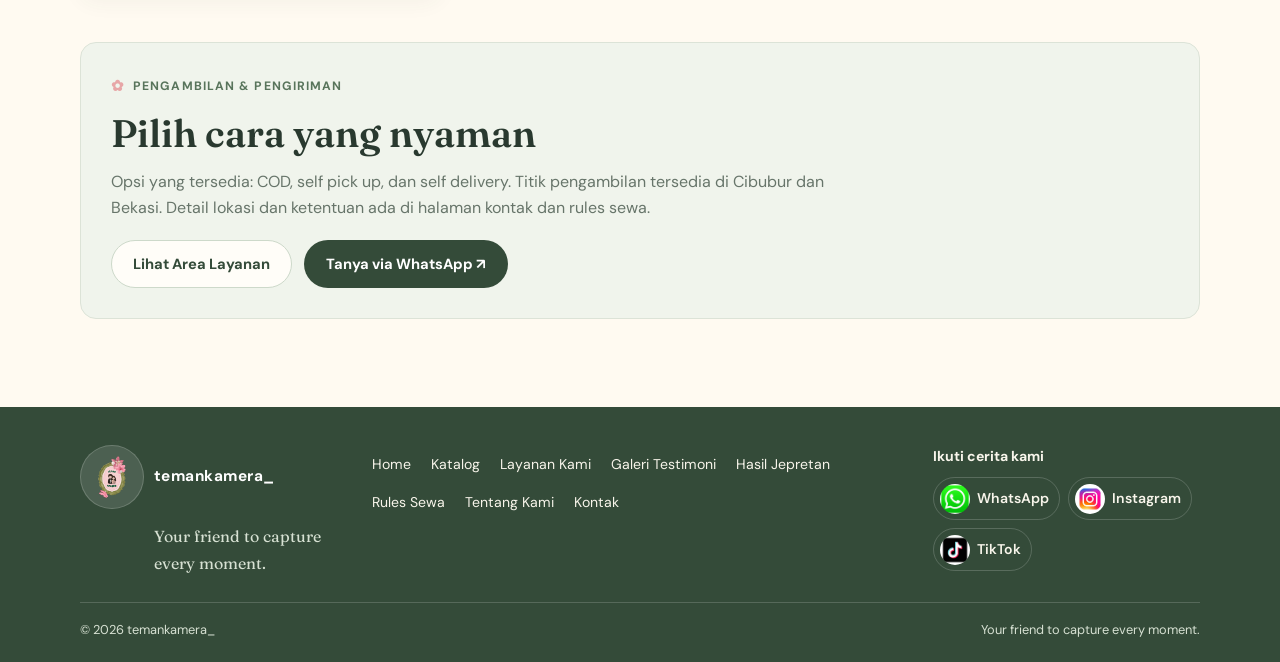
<file: pages/layanan.html>
<!doctype html>
<html lang="id">
<head>
  <meta charset="utf-8">
  <meta name="viewport" content="width=device-width, initial-scale=1">
  <meta name="theme-color" content="#e6eddf">

  <title>Sewa Kamera & Instax Cibubur Bekasi | temankamera_</title>

  <meta name="description" content="Layanan sewa dan rental kamera, Instax, serta jasa pindahan foto dari temankamera_ untuk kebutuhan liburan, acara, dan content creation di Cibubur dan Bekasi.">

  <link rel="canonical" href="https://temancamera.github.io/temankamera_/pages/layanan.html">

  <meta property="og:type" content="website">
  <meta property="og:site_name" content="temankamera_">
  <meta property="og:title" content="Sewa Kamera & Instax Cibubur Bekasi | temankamera_">
  <meta property="og:description" content="Layanan sewa dan rental kamera, Instax, serta jasa pindahan foto temankamera_ di Cibubur dan Bekasi.">
  <meta property="og:url" content="https://temancamera.github.io/temankamera_/pages/layanan.html">

  <link rel="preconnect" href="https://fonts.googleapis.com">
  <link rel="preconnect" href="https://fonts.gstatic.com" crossorigin>
  <link href="https://fonts.googleapis.com/css2?family=DM+Sans:wght@400;500;600;700&family=Fraunces:opsz,wght@9..144,500;9..144,600;9..144,700&display=swap" rel="stylesheet">

  <link rel="stylesheet" href="../css/style.css">
  <script src="../js/script.js" defer></script>
</head>
<body data-root="..">
  <header class="site-header" id="site-header"></header>
  <main>
    <section class="page-hero"><div class="page-wrap"><p class="breadcrumb"><a href="../index.html">Home</a> / Layanan Kami</p><p class="eyebrow">Lebih banyak cara menyimpan cerita</p><h1>Layanan Kami</h1><p>Dari kamera dan foto instan sampai bantuan tambahan untuk momenmu.</p></div></section>
    <section class="section"><div class="page-wrap">
      <div class="section-heading"><p class="eyebrow">Teman untuk setiap momen</p><h2>Pilihan layanan</h2><p>Harga tambahan mengikuti pricelist temankamera_.</p></div>
      <div class="product-grid service-grid" data-service-products></div>
      <div class="service-delivery" id="booking"><p class="eyebrow">Pengambilan &amp; pengiriman</p><h2>Pilih cara yang nyaman</h2><p>Opsi yang tersedia: COD, self pick up, dan self delivery. Titik pengambilan tersedia di Cibubur dan Bekasi. Detail lokasi dan ketentuan ada di halaman kontak dan rules sewa.</p><div class="button-row"><a class="button button-secondary" href="./kontak.html">Lihat Area Layanan</a><a class="button button-primary" data-booking href="#booking">Tanya via WhatsApp ↗</a></div></div>
    </div></section>
  </main>
  <footer class="site-footer" id="site-footer"></footer>
</body>
</html>
</file>
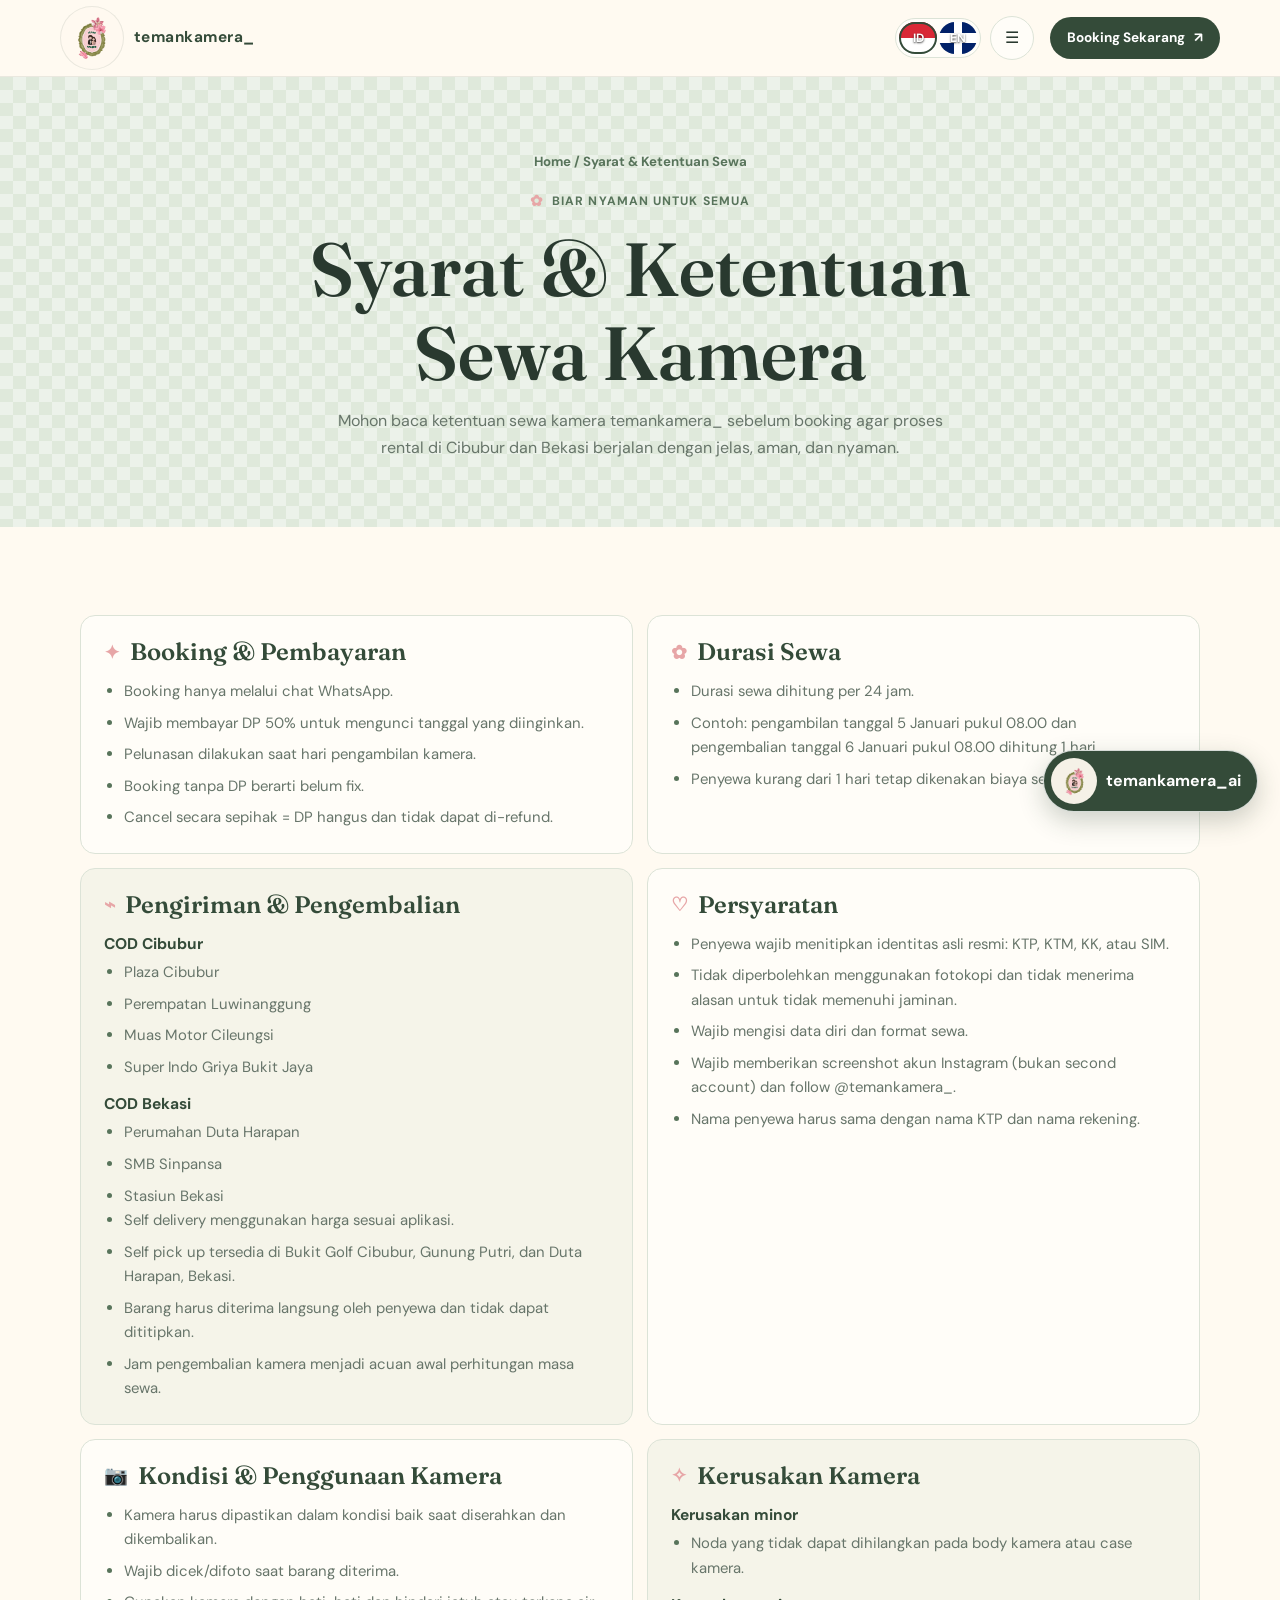
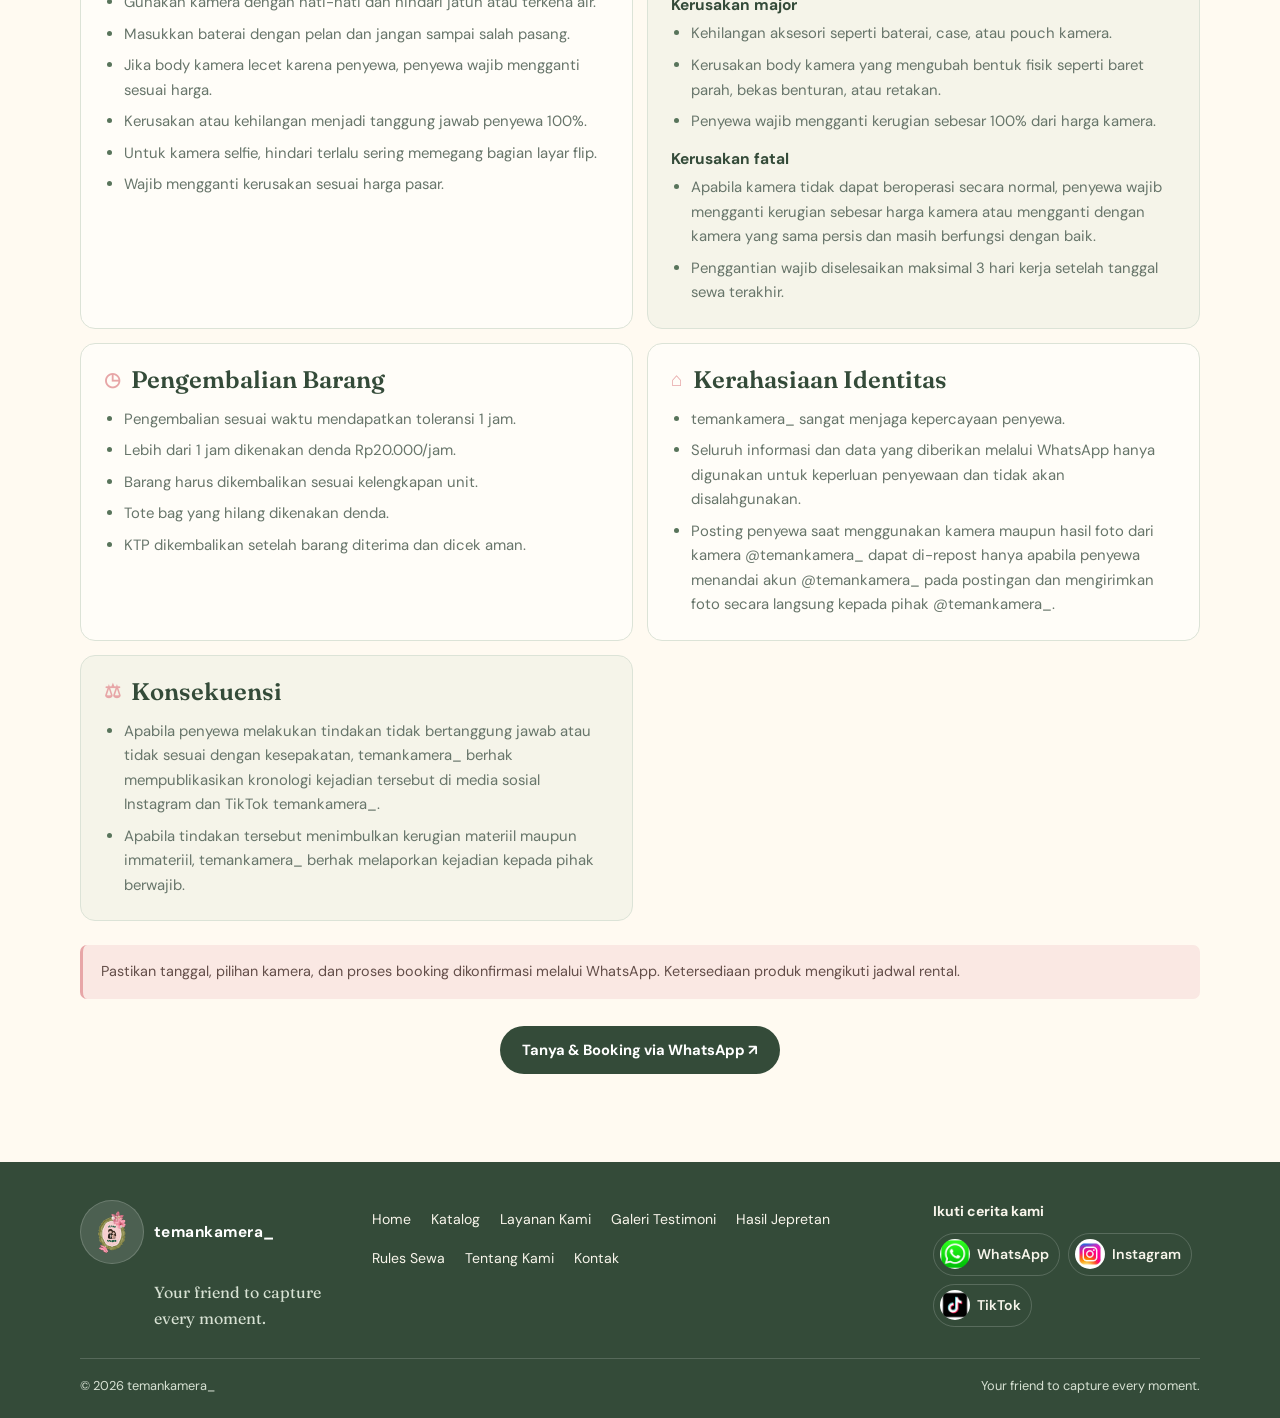
<file: pages/rules.html>
<!doctype html>
<html lang="id">
<head>
  <meta charset="utf-8">
  <meta name="viewport" content="width=device-width, initial-scale=1">
  <meta name="theme-color" content="#e6eddf">

  <title>Syarat & Ketentuan Sewa Kamera | temankamera_</title>

  <meta name="description" content="Baca syarat dan ketentuan sewa kamera temankamera_ di Cibubur dan Bekasi sebelum booking, termasuk aturan pembayaran, durasi sewa, identitas, kerusakan, dan pengembalian kamera.">

  <link rel="canonical" href="https://temancamera.github.io/temankamera_/pages/rules.html">

  <meta property="og:type" content="website">
  <meta property="og:site_name" content="temankamera_">
  <meta property="og:title" content="Syarat & Ketentuan Sewa Kamera | temankamera_">
  <meta property="og:description" content="Baca aturan dan ketentuan sewa kamera temankamera_ di Cibubur dan Bekasi sebelum melakukan booking.">
  <meta property="og:url" content="https://temancamera.github.io/temankamera_/pages/rules.html">

  <link rel="preconnect" href="https://fonts.googleapis.com">
  <link rel="preconnect" href="https://fonts.gstatic.com" crossorigin>
  <link href="https://fonts.googleapis.com/css2?family=DM+Sans:wght@400;500;600;700&family=Fraunces:opsz,wght@9..144,500;9..144,600;9..144,700&display=swap" rel="stylesheet">

  <link rel="stylesheet" href="../css/style.css">
  <script src="../js/script.js" defer></script>
</head>

<body data-root="..">

  <header class="site-header" id="site-header"></header>

  <main class="rules-page">

    <section class="page-hero">
      <div class="page-wrap">

        <p class="breadcrumb">
          <a href="../index.html">Home</a> / Syarat &amp; Ketentuan Sewa
        </p>

        <p class="eyebrow">Biar nyaman untuk semua</p>

        <h1>Syarat &amp; Ketentuan Sewa Kamera</h1>

        <p>
          Mohon baca ketentuan sewa kamera temankamera_ sebelum booking
          agar proses rental di Cibubur dan Bekasi berjalan dengan jelas,
          aman, dan nyaman.
        </p>

      </div>
    </section>

    <section class="section">
      <div class="page-wrap">

        <div class="rules-list">

          <article class="rule-card">
            <h2><span aria-hidden="true">✦</span> Booking &amp; Pembayaran</h2>
            <ul>
              <li>Booking hanya melalui chat WhatsApp.</li>
              <li>Wajib membayar DP 50% untuk mengunci tanggal yang diinginkan.</li>
              <li>Pelunasan dilakukan saat hari pengambilan kamera.</li>
              <li>Booking tanpa DP berarti belum fix.</li>
              <li>Cancel secara sepihak = DP hangus dan tidak dapat di-refund.</li>
            </ul>
          </article>

          <article class="rule-card">
            <h2><span aria-hidden="true">✿</span> Durasi Sewa</h2>
            <ul>
              <li>Durasi sewa dihitung per 24 jam.</li>
              <li>Contoh: pengambilan tanggal 5 Januari pukul 08.00 dan pengembalian tanggal 6 Januari pukul 08.00 dihitung 1 hari.</li>
              <li>Penyewa kurang dari 1 hari tetap dikenakan biaya sewa 1 hari penuh.</li>
            </ul>
          </article>

          <article class="rule-card">
            <h2><span aria-hidden="true">⌁</span> Pengiriman &amp; Pengembalian</h2>

            <h3>COD Cibubur</h3>
            <ul>
              <li>Plaza Cibubur</li>
              <li>Perempatan Luwinanggung</li>
              <li>Muas Motor Cileungsi</li>
              <li>Super Indo Griya Bukit Jaya</li>
            </ul>

            <h3>COD Bekasi</h3>
            <ul>
              <li>Perumahan Duta Harapan</li>
              <li>SMB Sinpansa</li>
              <li>Stasiun Bekasi</li>
            </ul>

            <ul>
              <li>Self delivery menggunakan harga sesuai aplikasi.</li>
              <li>Self pick up tersedia di Bukit Golf Cibubur, Gunung Putri, dan Duta Harapan, Bekasi.</li>
              <li>Barang harus diterima langsung oleh penyewa dan tidak dapat dititipkan.</li>
              <li>Jam pengembalian kamera menjadi acuan awal perhitungan masa sewa.</li>
            </ul>
          </article>

          <article class="rule-card">
            <h2><span aria-hidden="true">♡</span> Persyaratan</h2>
            <ul>
              <li>Penyewa wajib menitipkan identitas asli resmi: KTP, KTM, KK, atau SIM.</li>
              <li>Tidak diperbolehkan menggunakan fotokopi dan tidak menerima alasan untuk tidak memenuhi jaminan.</li>
              <li>Wajib mengisi data diri dan format sewa.</li>
              <li>Wajib memberikan screenshot akun Instagram (bukan second account) dan follow @temankamera_.</li>
              <li>Nama penyewa harus sama dengan nama KTP dan nama rekening.</li>
            </ul>
          </article>

          <article class="rule-card">
            <h2><span aria-hidden="true">📷</span> Kondisi &amp; Penggunaan Kamera</h2>
            <ul>
              <li>Kamera harus dipastikan dalam kondisi baik saat diserahkan dan dikembalikan.</li>
              <li>Wajib dicek/difoto saat barang diterima.</li>
              <li>Gunakan kamera dengan hati-hati dan hindari jatuh atau terkena air.</li>
              <li>Masukkan baterai dengan pelan dan jangan sampai salah pasang.</li>
              <li>Jika body kamera lecet karena penyewa, penyewa wajib mengganti sesuai harga.</li>
              <li>Kerusakan atau kehilangan menjadi tanggung jawab penyewa 100%.</li>
              <li>Untuk kamera selfie, hindari terlalu sering memegang bagian layar flip.</li>
              <li>Wajib mengganti kerusakan sesuai harga pasar.</li>
            </ul>
          </article>

          <article class="rule-card">
            <h2><span aria-hidden="true">✧</span> Kerusakan Kamera</h2>

            <h3>Kerusakan minor</h3>
            <ul>
              <li>Noda yang tidak dapat dihilangkan pada body kamera atau case kamera.</li>
            </ul>

            <h3>Kerusakan major</h3>
            <ul>
              <li>Kehilangan aksesori seperti baterai, case, atau pouch kamera.</li>
              <li>Kerusakan body kamera yang mengubah bentuk fisik seperti baret parah, bekas benturan, atau retakan.</li>
              <li>Penyewa wajib mengganti kerugian sebesar 100% dari harga kamera.</li>
            </ul>

            <h3>Kerusakan fatal</h3>
            <ul>
              <li>Apabila kamera tidak dapat beroperasi secara normal, penyewa wajib mengganti kerugian sebesar harga kamera atau mengganti dengan kamera yang sama persis dan masih berfungsi dengan baik.</li>
              <li>Penggantian wajib diselesaikan maksimal 3 hari kerja setelah tanggal sewa terakhir.</li>
            </ul>
          </article>

          <article class="rule-card">
            <h2><span aria-hidden="true">◷</span> Pengembalian Barang</h2>
            <ul>
              <li>Pengembalian sesuai waktu mendapatkan toleransi 1 jam.</li>
              <li>Lebih dari 1 jam dikenakan denda Rp20.000/jam.</li>
              <li>Barang harus dikembalikan sesuai kelengkapan unit.</li>
              <li>Tote bag yang hilang dikenakan denda.</li>
              <li>KTP dikembalikan setelah barang diterima dan dicek aman.</li>
            </ul>
          </article>

          <article class="rule-card">
            <h2><span aria-hidden="true">⌂</span> Kerahasiaan Identitas</h2>
            <ul>
              <li>temankamera_ sangat menjaga kepercayaan penyewa.</li>
              <li>Seluruh informasi dan data yang diberikan melalui WhatsApp hanya digunakan untuk keperluan penyewaan dan tidak akan disalahgunakan.</li>
              <li>Posting penyewa saat menggunakan kamera maupun hasil foto dari kamera @temankamera_ dapat di-repost hanya apabila penyewa menandai akun @temankamera_ pada postingan dan mengirimkan foto secara langsung kepada pihak @temankamera_.</li>
            </ul>
          </article>

          <article class="rule-card">
            <h2><span aria-hidden="true">⚖</span> Konsekuensi</h2>
            <ul>
              <li>Apabila penyewa melakukan tindakan tidak bertanggung jawab atau tidak sesuai dengan kesepakatan, temankamera_ berhak mempublikasikan kronologi kejadian tersebut di media sosial Instagram dan TikTok temankamera_.</li>
              <li>Apabila tindakan tersebut menimbulkan kerugian materiil maupun immateriil, temankamera_ berhak melaporkan kejadian kepada pihak berwajib.</li>
            </ul>
          </article>

        </div>

        <div class="rules-note">
          Pastikan tanggal, pilihan kamera, dan proses booking dikonfirmasi melalui WhatsApp.
          Ketersediaan produk mengikuti jadwal rental.
        </div>

        <div class="center-action">
          <a class="button button-primary" data-booking href="#kontak">
            Tanya &amp; Booking via WhatsApp ↗
          </a>
        </div>

      </div>
    </section>

  </main>

  <footer class="site-footer" id="site-footer"></footer>

</body>
</html>
</file>
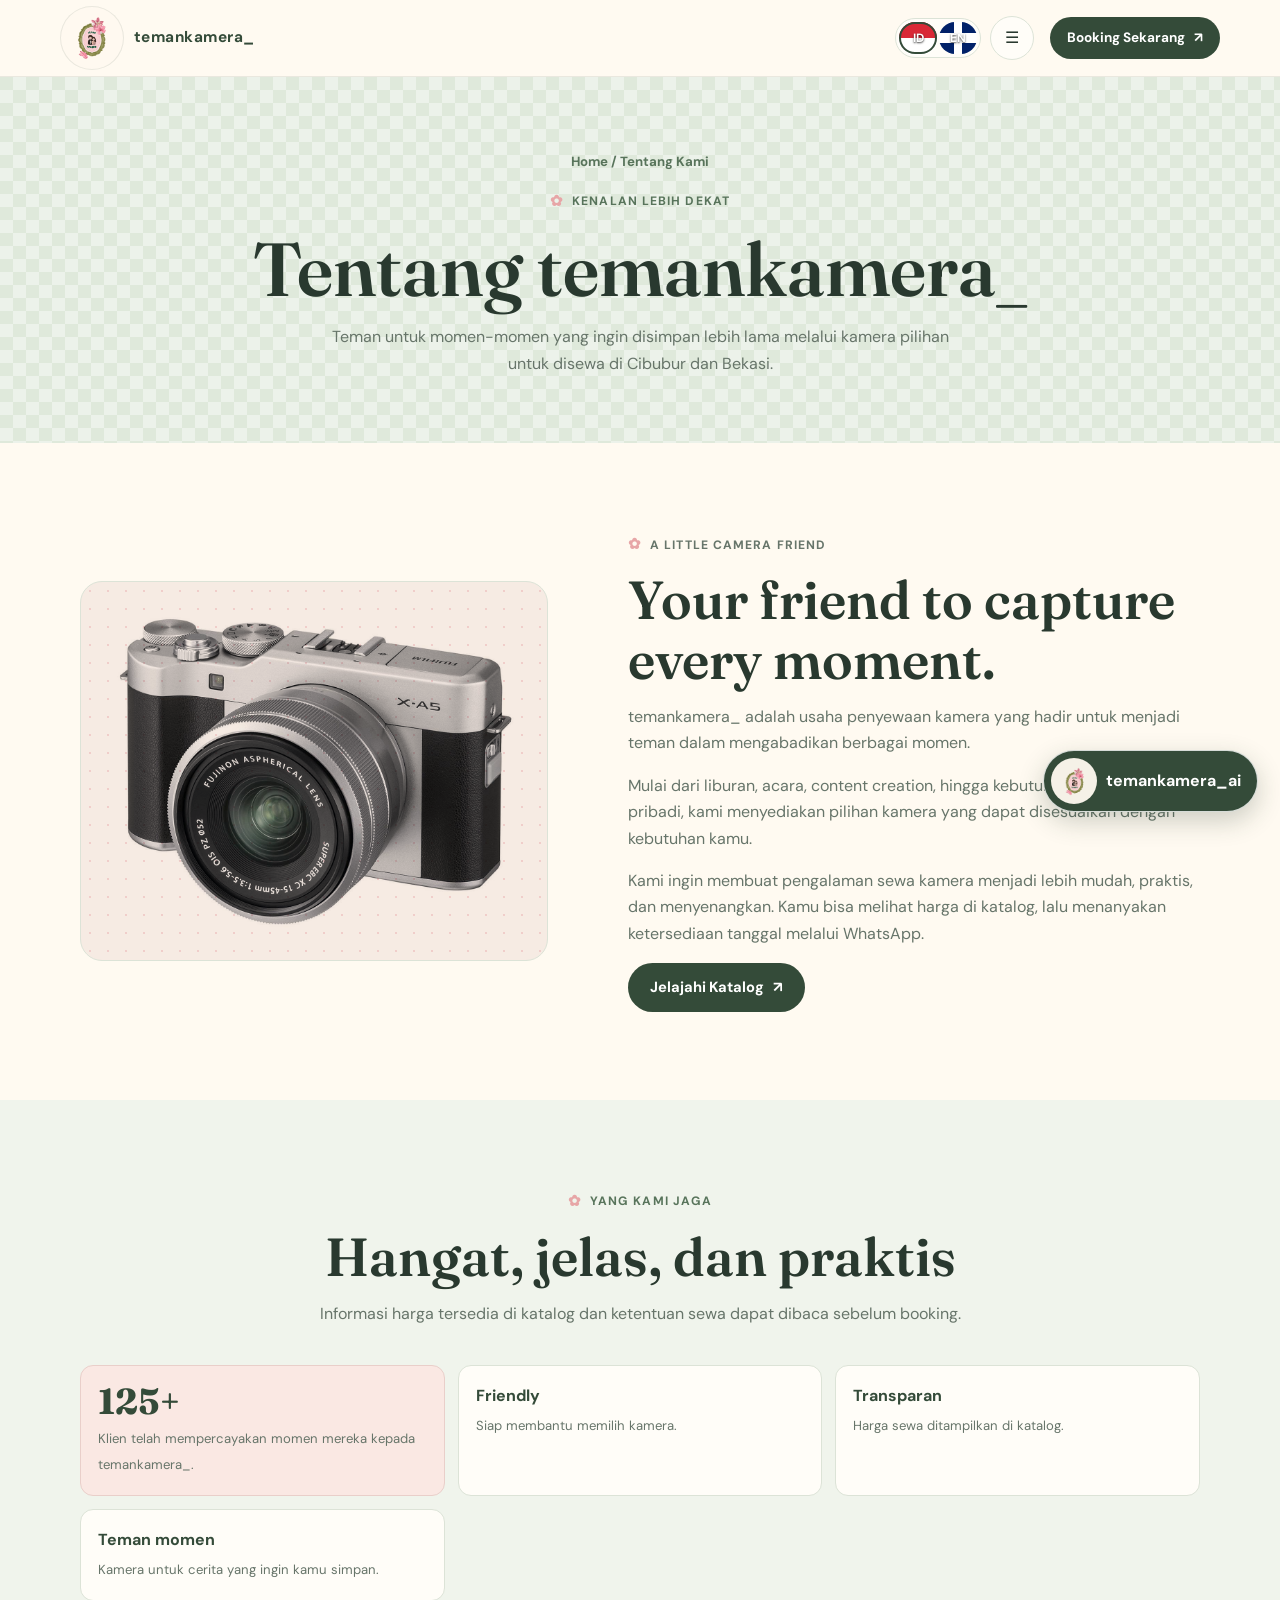
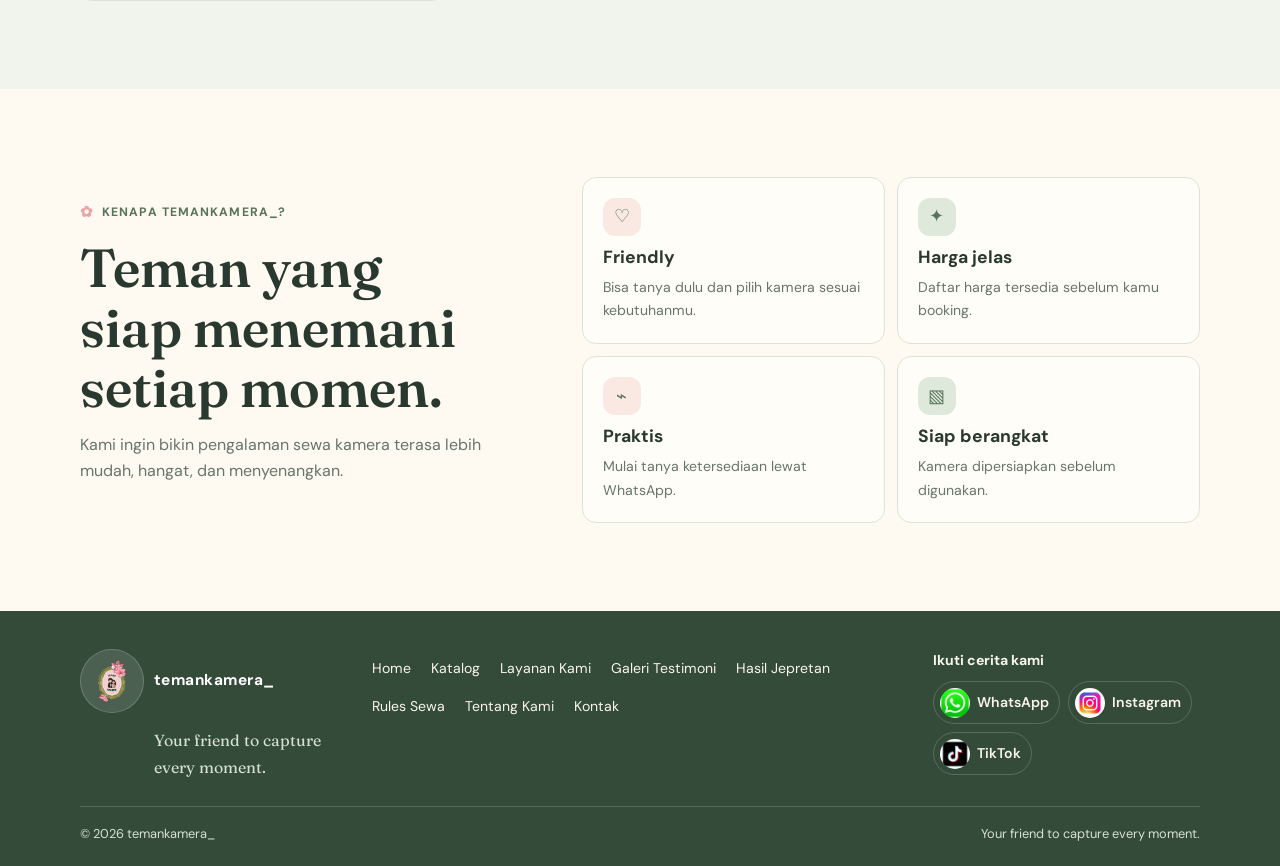
<file: pages/tentang.html>
<!doctype html>
<html lang="id">
<head>
  <meta charset="utf-8">
  <meta name="viewport" content="width=device-width, initial-scale=1">
  <meta name="theme-color" content="#e6eddf">

  <title>Tentang temankamera_ | Rental Kamera Cibubur & Bekasi</title>

  <meta name="description" content="Kenali temankamera_, layanan sewa dan rental kamera untuk liburan, acara, content creation, dan dokumentasi di Cibubur dan Bekasi.">

  <link rel="canonical" href="https://temancamera.github.io/temankamera_/pages/tentang.html">

  <meta property="og:type" content="website">
  <meta property="og:site_name" content="temankamera_">
  <meta property="og:title" content="Tentang temankamera_ | Rental Kamera Cibubur & Bekasi">
  <meta property="og:description" content="Kenali temankamera_, layanan sewa dan rental kamera untuk berbagai kebutuhan di Cibubur dan Bekasi.">
  <meta property="og:url" content="https://temancamera.github.io/temankamera_/pages/tentang.html">

  <link rel="preconnect" href="https://fonts.googleapis.com">
  <link rel="preconnect" href="https://fonts.gstatic.com" crossorigin>
  <link href="https://fonts.googleapis.com/css2?family=DM+Sans:wght@400;500;600;700&family=Fraunces:opsz,wght@9..144,500;9..144,600;9..144,700&display=swap" rel="stylesheet">

  <link rel="stylesheet" href="../css/style.css">
  <script src="../js/script.js" defer></script>
</head>

<body data-root="..">

  <header class="site-header" id="site-header"></header>

  <main>

    <section class="page-hero">
      <div class="page-wrap">

        <p class="breadcrumb">
          <a href="../index.html">Home</a> / Tentang Kami
        </p>

        <p class="eyebrow">Kenalan lebih dekat</p>

        <h1>Tentang temankamera_</h1>

        <p>
          Teman untuk momen-momen yang ingin disimpan lebih lama
          melalui kamera pilihan untuk disewa di Cibubur dan Bekasi.
        </p>

      </div>
    </section>

    <section class="section">
      <div class="page-wrap about-layout">

        <div class="about-photo">
          <img
            src="../PRODUK%20YANG%20DI%20SEWA/fujifilm-x-a5-24-jam-170k-48-jam-335k.jpeg"
            alt="Kamera Fujifilm X-A5 koleksi temankamera_"
            loading="lazy">
        </div>

        <div class="about-copy">

          <p class="eyebrow">A little camera friend</p>

          <h2>Your friend to capture every moment.</h2>

          <p>
            temankamera_ adalah usaha penyewaan kamera yang hadir
            untuk menjadi teman dalam mengabadikan berbagai momen.
          </p>

          <p>
            Mulai dari liburan, acara, content creation, hingga kebutuhan
            dokumentasi pribadi, kami menyediakan pilihan kamera yang dapat
            disesuaikan dengan kebutuhan kamu.
          </p>

          <p>
            Kami ingin membuat pengalaman sewa kamera menjadi lebih mudah,
            praktis, dan menyenangkan. Kamu bisa melihat harga di katalog,
            lalu menanyakan ketersediaan tanggal melalui WhatsApp.
          </p>

          <a class="button button-primary" href="./katalog.html">
            Jelajahi Katalog
            <span aria-hidden="true">↗</span>
          </a>

        </div>

      </div>
    </section>

    <section class="section section-sage">
      <div class="page-wrap">

        <div class="section-heading">

          <p class="eyebrow">Yang kami jaga</p>

          <h2>Hangat, jelas, dan praktis</h2>

          <p>
            Informasi harga tersedia di katalog dan ketentuan sewa
            dapat dibaca sebelum booking.
          </p>

        </div>

        <div class="about-values">

          <div class="about-value about-value-stat">

            <strong
              class="stat-number"
              data-count-to="150"
              data-suffix="+"
              aria-label="Lebih dari 150 klien">
              0+
            </strong>

            <span>
              Klien telah mempercayakan momen mereka kepada temankamera_.
            </span>

          </div>

          <div class="about-value">
            <strong>Friendly</strong>
            <span>Siap membantu memilih kamera.</span>
          </div>

          <div class="about-value">
            <strong>Transparan</strong>
            <span>Harga sewa ditampilkan di katalog.</span>
          </div>

          <div class="about-value">
            <strong>Teman momen</strong>
            <span>Kamera untuk cerita yang ingin kamu simpan.</span>
          </div>

        </div>

      </div>
    </section>

    <section class="section">
      <div class="page-wrap why-layout">

        <div class="why-intro">

          <p class="eyebrow">Kenapa temankamera_?</p>

          <h2>
            Teman yang siap menemani setiap momen.
          </h2>

          <p>
            Kami ingin bikin pengalaman sewa kamera terasa lebih mudah,
            hangat, dan menyenangkan.
          </p>

        </div>

        <div class="why-grid">

          <article class="why-item">
            <span aria-hidden="true">♡</span>
            <h3>Friendly</h3>
            <p>
              Bisa tanya dulu dan pilih kamera sesuai kebutuhanmu.
            </p>
          </article>

          <article class="why-item">
            <span aria-hidden="true">✦</span>
            <h3>Harga jelas</h3>
            <p>
              Daftar harga tersedia sebelum kamu booking.
            </p>
          </article>

          <article class="why-item">
            <span aria-hidden="true">⌁</span>
            <h3>Praktis</h3>
            <p>
              Mulai tanya ketersediaan lewat WhatsApp.
            </p>
          </article>

          <article class="why-item">
            <span aria-hidden="true">▧</span>
            <h3>Siap berangkat</h3>
            <p>
              Kamera dipersiapkan sebelum digunakan.
            </p>
          </article>

        </div>

      </div>
    </section>

  </main>

  <footer class="site-footer" id="site-footer"></footer>

</body>
</html>
</file>
<file: css/style.css>
@charset "UTF-8";

:root {
  --ink: #29392f;
  --muted: #67756a;
  --green: #58745b;
  --green-deep: #344b39;
  --sage: #dfe9db;
  --sage-light: #f0f4ec;
  --cream: #fffaf1;
  --paper: #fffdf8;
  --pink: #e7a6a7;
  --pink-pale: #fae8e3;
  --line: #dce3d7;
  --shadow: 0 18px 42px rgba(50, 72, 52, .11);
  --display: 'Fraunces', Georgia, serif;
  --body: 'DM Sans', 'Trebuchet MS', sans-serif;
  --check: linear-gradient(45deg, rgba(255,255,255,.42) 25%, transparent 25%, transparent 75%, rgba(255,255,255,.42) 75%), linear-gradient(45deg, rgba(255,255,255,.42) 25%, transparent 25%, transparent 75%, rgba(255,255,255,.42) 75%);
}

* { box-sizing: border-box; }
html { scroll-behavior: smooth; scroll-padding-top: 90px; }
body { margin: 0; background: var(--cream); color: var(--ink); font: 16px/1.65 var(--body); }
img { display: block; max-width: 100%; }
a { color: inherit; text-decoration: none; }
button { color: inherit; font: inherit; }
:focus-visible { outline: 3px solid #bd7777; outline-offset: 4px; }
.page-wrap { width: min(1120px, calc(100% - 48px)); margin-inline: auto; }
.section { padding: 88px 0; }
.section-sage { background: var(--sage-light); }
.serif-accent, h1, h2, .script-heading { font-family: var(--display); }
h1, h2, h3, p { margin-top: 0; }
h1, h2, h3 { line-height: 1.12; }
h1, h2 { font-weight: 600; }
h1 { margin-bottom: 18px; font-size: clamp(3.2rem, 7vw, 6.2rem); letter-spacing: 0; }
h2 { margin-bottom: 14px; font-size: clamp(2.2rem, 4.2vw, 3.35rem); letter-spacing: 0; }
h3 { margin-bottom: 9px; font-size: 1.1rem; }
.eyebrow { display: inline-flex; align-items: center; gap: 8px; margin-bottom: 13px; color: var(--green); font-size: .76rem; font-weight: 700; letter-spacing: .09em; text-transform: uppercase; }
.eyebrow::before { content: '\273f'; color: var(--pink); font-size: .95rem; }
.section-heading { max-width: 670px; margin: 0 auto 38px; text-align: center; }
.section-heading p:last-child { margin-bottom: 0; color: var(--muted); }
.button-row { display: flex; flex-wrap: wrap; gap: 12px; }
.button { display: inline-flex; min-height: 48px; align-items: center; justify-content: center; gap: 9px; padding: 11px 21px; border: 1px solid transparent; border-radius: 999px; font-size: .92rem; font-weight: 700; text-align: center; transition: transform .2s ease, background .2s ease, box-shadow .2s ease; }
.button:hover { transform: translateY(-2px); }
.button-primary { background: var(--green-deep); color: white; }
.button-primary:hover { background: #263c2b; box-shadow: 0 9px 18px rgba(52,75,57,.18); }
.button-secondary { border-color: #cdd9ca; background: var(--paper); color: var(--green-deep); }
.button-secondary:hover { background: white; }
.text-link { color: var(--green-deep); font-weight: 700; text-decoration: underline; text-decoration-color: #a9c0a4; text-underline-offset: 4px; }
.center-action { margin-top: 27px; text-align: center; }

.site-header { position: sticky; z-index: 30; top: 0; border-bottom: 1px solid rgba(52,75,57,.1); background: rgba(255,250,241,.95); backdrop-filter: blur(14px); }
.nav-shell { position: relative; width: min(1160px, calc(100% - 48px)); min-height: 76px; display: flex; align-items: center; justify-content: space-between; gap: 14px; margin-inline: auto; }
.brand { display: inline-flex; flex: 0 0 auto; align-items: center; gap: 10px; color: var(--green-deep); font-size: .96rem; font-weight: 700; letter-spacing: .03em; }
.brand-mark { width: 64px; height: 64px; display: grid; flex: 0 0 64px; place-items: center; overflow: hidden; border: 1px solid rgba(52,75,57,.1); border-radius: 50%; background: var(--sage); }
.site-header .brand-mark { background: rgba(255,250,241,.95); }
.brand-mark img { width: 56px; height: 56px; min-width: 0; min-height: 0; padding: 0; border-radius: 50%; object-fit: contain; object-position: center; transform: translate(-1.95%, -1.35%); }
.nav-links { position: absolute; z-index: 5; top: calc(100% + 1px); right: 0; width: min(320px, calc(100vw - 36px)); display: none; flex-direction: column; align-items: stretch; gap: 0; margin: 0; padding: 9px 15px 15px; border: 1px solid var(--line); border-radius: 0 0 14px 14px; background: var(--cream); box-shadow: 0 14px 24px rgba(50,72,52,.12); list-style: none; }
.nav-links.is-open { display: flex; }
.nav-links a { display: block; padding: 10px 7px; color: #526356; font-size: .9rem; font-weight: 600; }
.nav-links a:hover, .nav-links a[aria-current="page"] { color: var(--green-deep); }
.nav-links .mobile-book { display: block; margin-top: 7px; padding: 11px 14px; border-radius: 999px; background: var(--green-deep); color: white; text-align: center; }
.nav-book { min-height: 42px; margin-left: 2px; padding: 9px 16px; font-size: .85rem; }
.nav-controls { display: flex; align-items: center; gap: 9px; margin-left: auto; }
.language-switch { display: inline-flex; align-items: center; gap: 2px; padding: 3px; border: 1px solid var(--line); border-radius: 999px; background: var(--paper); }
.language-switch button { width: 38px; min-width: 38px; height: 32px; min-height: 32px; flex: 0 0 38px; padding: 0; border: 0; border-radius: 999px; background: transparent; color: var(--muted); font-size: .75rem; font-weight: 700; line-height: 1; cursor: pointer; transition: background-color .18s ease, color .18s ease, box-shadow .18s ease; }
.language-switch button[data-language-choice="id"] { background: linear-gradient(to bottom, #d92836 0 50%, #fff 50% 100%); color: white; text-shadow: 0 1px 2px rgba(0,0,0,.8); }
.language-switch button[data-language-choice="en"] { background-color: #012169; background-image: linear-gradient(90deg, transparent 40%, white 40% 60%, transparent 60%), linear-gradient(transparent 34%, white 34% 66%, transparent 66%), linear-gradient(90deg, transparent 45%, #c8102e 45% 55%, transparent 55%), linear-gradient(transparent 40%, #c8102e 40% 60%, transparent 60%); color: white; text-shadow: 0 1px 2px rgba(0,0,0,.8); }
.language-switch button[aria-pressed="true"] { box-shadow: inset 0 0 0 2px var(--green-deep), 0 0 0 1px white; }
.language-switch button:hover { filter: brightness(.92); }
.menu-toggle { display: grid; width: 44px; height: 44px; flex: 0 0 44px; place-items: center; margin-left: 0; border: 1px solid var(--line); border-radius: 50%; background: var(--paper); cursor: pointer; }

.hero { position: relative; overflow: hidden; background-color: var(--sage); background-image: var(--check); background-size: 28px 28px; background-position: 0 0, 14px 14px; }
.hero-grid { min-height: 590px; display: grid; grid-template-columns: 1fr .93fr; align-items: center; gap: clamp(36px, 7vw, 88px); padding-block: 45px; }
.hero-copy { position: relative; z-index: 2; }
.hero-copy .eyebrow { padding: 7px 13px; border-radius: 999px; background: rgba(255,253,248,.8); }
.hero-copy h1 { margin-bottom: 8px; color: var(--green-deep); font-size: clamp(4rem, 8vw, 7rem); line-height: .9; }
.hero-copy h1 .serif-accent { color: var(--green); font-size: .88em; }
.hero-tagline { margin: 0 0 12px; color: var(--green-deep); font-family: var(--display); font-size: clamp(1.25rem, 2.3vw, 1.7rem); }
.hero-description { max-width: 480px; margin-bottom: 24px; color: #56685a; }
.hero-footnote { display: flex; align-items: center; gap: 8px; margin-top: 23px; color: #56685a; font-size: .85rem; }
.hero-footnote span { color: var(--pink); font-size: 1.2rem; }
.hero-visual { position: relative; min-height: 440px; display: grid; place-items: center; }
.hero-photo { position: relative; width: min(100%, 460px); aspect-ratio: .84; display: grid; grid-template-rows: minmax(0, 1fr); place-items: center; overflow: hidden; margin: 0; padding: 4px; border: 8px solid var(--paper); border-radius: 46% 46% 26px 26px; background: var(--cream); box-shadow: var(--shadow); }
.hero-photo::after { position: absolute; inset: 7px; border: 1px dashed rgba(52,75,57,.25); border-radius: inherit; content: ''; pointer-events: none; }
.hero-photo img { width: auto; height: 100%; min-width: 0; min-height: 0; max-width: 100%; place-self: center; object-fit: contain; object-position: center; transform: translate(-2.75%, -1.35%); }
.mini-note { position: relative; z-index: 2; justify-self: end; margin: 8px 0 0; padding: 12px 16px; border-radius: 10px; background: var(--pink-pale); color: #6e4c49; font-family: var(--display); font-size: 1rem; line-height: 1.2; }
.flower, .sparkle { position: absolute; z-index: 2; color: var(--pink); font-size: 2.25rem; line-height: 1; pointer-events: none; }
.flower-one { top: 5%; left: 4%; }
.sparkle-one { top: 8%; right: 5%; }
.sparkle-two { bottom: 10%; left: 2%; color: #809c78; }

.category-grid { display: grid; grid-template-columns: repeat(3, minmax(0, 1fr)); gap: 15px; }
.category-tile { min-width: 0; min-height: 116px; display: grid; grid-template-columns: 52px minmax(0, 1fr) 24px; align-items: center; gap: 14px; padding: 20px; border: 1px solid var(--line); border-radius: 15px; background: var(--paper); transition: transform .2s ease, box-shadow .2s ease; }
.category-tile:hover { transform: translateY(-3px); box-shadow: var(--shadow); }
.category-camera { background: #f4f5e9; }
.category-lens { background: #f7eeea; }
.category-accessories { background: #eff3ea; }
.category-icon { width: 48px; height: 48px; display: grid; place-items: center; border-radius: 15px; background: rgba(255,255,255,.8); color: var(--green); font-size: 1.5rem; }
.category-tile strong, .category-tile small { display: block; }
.category-tile strong { color: var(--green-deep); font-family: var(--display); font-size: 1.15rem; }
.category-tile small { margin-top: 3px; color: var(--muted); font-size: .78rem; line-height: 1.4; }
.tile-arrow { color: var(--green); font-size: 1.15rem; text-align: right; }

.product-grid { display: grid; grid-template-columns: repeat(3, minmax(0, 1fr)); gap: 18px; }
.product-card { min-width: 0; overflow: hidden; border: 1px solid #e4e7dd; border-radius: 16px; background: var(--paper); box-shadow: 0 8px 22px rgba(50,72,52,.055); transition: transform .22s ease, box-shadow .22s ease; }
.product-card:hover { transform: translateY(-4px); box-shadow: var(--shadow); }
.product-photo { position: relative; height: 230px; display: grid; place-items: center; overflow: hidden; padding: 17px; background: #f2efe4; }
.product-card:nth-child(3n + 2) .product-photo { background: #edf1e7; }
.product-card:nth-child(3n) .product-photo { background: #f8ebe6; }
.product-photo img { width: 100%; height: 100%; object-fit: contain; mix-blend-mode: multiply; transition: transform .25s ease; }
.product-card:hover .product-photo img { transform: scale(1.04); }
.product-body { padding: 19px; }
.product-kind { display: inline-flex; margin-bottom: 8px; padding: 4px 9px; border-radius: 999px; background: var(--sage-light); color: var(--green); font-size: .72rem; font-weight: 700; }
.product-body h3 { min-height: 2.25em; margin-bottom: 12px; font-family: var(--display); font-size: 1.25rem; }
.price-lines { display: grid; gap: 6px; margin-bottom: 16px; }
.price-line { display: flex; justify-content: space-between; gap: 8px; color: var(--muted); font-size: .85rem; }
.price-line strong { color: var(--ink); white-space: nowrap; }
.product-actions { display: flex; gap: 8px; }
.product-actions .button { min-height: 42px; flex: 1; padding-inline: 10px; font-size: .81rem; }
.availability { position: absolute; top: 12px; left: 12px; padding: 5px 9px; border-radius: 999px; background: #e8f1e4; color: #3c6243; font-size: .72rem; font-weight: 700; }
.product-filter { display: flex; flex-wrap: wrap; justify-content: center; gap: 9px; margin: 0 0 27px; }
.filter-button { min-height: 42px; padding: 8px 16px; border: 1px solid var(--line); border-radius: 999px; background: var(--paper); color: var(--green-deep); font-weight: 600; cursor: pointer; }
.filter-button[aria-pressed="true"] { border-color: var(--green-deep); background: var(--green-deep); color: white; }
.empty-state { padding: 36px 20px; border: 1px dashed #cbd8c8; border-radius: 14px; color: var(--muted); text-align: center; }
.empty-state[hidden] { display: none; }
.service-icon { height: 175px; display: grid; place-items: center; background: var(--pink-pale); color: var(--green); font-family: var(--display); font-size: 3.5rem; }
.service-card:nth-child(3n + 2) .service-icon { background: var(--sage-light); }
.service-card .product-body h3 { min-height: 2.25em; }
.service-card .button { width: 100%; }
.service-delivery { margin-top: 48px; padding: 30px; border: 1px solid var(--line); border-radius: 16px; background: var(--sage-light); }
.service-delivery h2 { font-size: clamp(1.8rem, 3vw, 2.5rem); }
.service-delivery > p:not(.eyebrow) { max-width: 760px; color: var(--muted); }
.service-delivery .button-row { margin-top: 18px; }
.accessory-card .product-photo { background: #faeee9; }
.no-photo-tile { color: var(--green); font-family: var(--display); font-size: 1.55rem; text-align: center; }

.why-layout { display: grid; grid-template-columns: .8fr 1.2fr; align-items: center; gap: clamp(35px, 7vw, 90px); }
.why-intro p:last-child { color: var(--muted); }
.why-grid { display: grid; grid-template-columns: repeat(2, minmax(0, 1fr)); gap: 12px; }
.why-item { min-height: 160px; padding: 20px; border: 1px solid var(--line); border-radius: 14px; background: var(--paper); }
.why-item > span { display: grid; width: 38px; height: 38px; place-items: center; margin-bottom: 12px; border-radius: 12px; background: var(--pink-pale); color: var(--green); font-size: 1.15rem; }
.why-item:nth-child(2n) > span { background: var(--sage); }
.why-item p { margin: 0; color: var(--muted); font-size: .88rem; }
.booking-steps { display: grid; grid-template-columns: repeat(4, minmax(0, 1fr)); gap: 13px; margin: 0; padding: 0; list-style: none; }
.booking-steps li { min-width: 0; padding: 20px; border: 1px solid var(--line); border-radius: 14px; background: var(--paper); }
.booking-steps li > span { display: grid; width: 39px; height: 39px; place-items: center; margin-bottom: 15px; border-radius: 50%; background: var(--sage); color: var(--green-deep); font-family: var(--display); font-weight: 700; }
.booking-steps li:nth-child(even) > span { background: var(--pink-pale); }
.booking-steps strong { display: block; margin-bottom: 5px; }
.booking-steps p { margin: 0; color: var(--muted); font-size: .87rem; }
.cta-panel-wrap { padding: 35px 0 85px; }
.cta-panel { position: relative; overflow: hidden; padding: 55px 25px; border: 1px solid rgba(52,75,57,.15); border-radius: 22px; background-color: var(--sage); background-image: var(--check); background-size: 24px 24px; background-position: 0 0, 12px 12px; text-align: center; }
.cta-panel::before { position: absolute; inset: 16px; border: 1px dashed rgba(52,75,57,.22); border-radius: 14px; content: ''; pointer-events: none; }
.cta-panel > *:not(.flower):not(.sparkle) { position: relative; z-index: 1; }
.cta-panel h2 { max-width: 620px; margin-inline: auto; }
.cta-panel p:not(.eyebrow) { color: var(--muted); }
.flower-cta { top: 18px; left: 6%; }
.cta-sparkle { right: 7%; bottom: 20px; }

.page-hero { padding: 74px 0 66px; background-color: var(--sage); background-image: var(--check); background-size: 26px 26px; background-position: 0 0, 13px 13px; text-align: center; }
.page-hero--catalog { position: relative; isolation: isolate; background-image: linear-gradient(rgba(255,250,241,.16), rgba(255,250,241,.22)), url("../aset/bg%20tampilan.jpeg"); background-position: center, center 22%; background-size: cover; }
.page-hero--catalog .page-wrap { position: relative; z-index: 1; max-width: 1120px; display: flex; align-items: center; justify-content: flex-end; }
.catalog-hero-copy { width: min(100%, 670px); padding: 27px 32px; border: 1px solid rgba(255,255,255,.76); border-radius: 20px; background: rgba(255,250,241,.9); box-shadow: 0 15px 40px rgba(43,59,45,.16); backdrop-filter: blur(5px); text-align: left; }
.catalog-hero-copy h1 { color: var(--green-deep); text-shadow: 0 1px 2px rgba(255,255,255,.75); }
.catalog-hero-copy p:last-child { max-width: 550px; margin-bottom: 0; color: #3f5145; text-shadow: 0 1px 1px rgba(255,255,255,.7); }
.catalog-hero-copy .breadcrumb { margin-bottom: 12px; color: var(--green-deep); }
.page-hero .page-wrap { max-width: 800px; }
.gallery-section { background: var(--cream); }
.gallery-grid { columns: 4 220px; column-gap: 15px; }
.camera-shot-group { padding: 24px 0; border-top: 1px solid var(--line); }
.camera-shot-group h2 { margin-bottom: 14px; font-size: 1.7rem; }
.camera-shot-empty { min-height: 76px; display: grid; place-items: center; margin-bottom: 0; padding: 16px; border: 1px dashed var(--line); border-radius: 8px; background: var(--sage-light); color: var(--muted); text-align: center; }
.gallery-photo { display: inline-block; width: 100%; margin: 0 0 15px; overflow: hidden; break-inside: avoid; border: 1px solid #e5e7dd; border-radius: 13px; background: var(--paper); box-shadow: 0 7px 18px rgba(50,72,52,.07); }
.gallery-photo img { width: 100%; height: auto; object-fit: contain; cursor: zoom-in; transition: transform .25s ease; }
.gallery-photo:hover img { transform: scale(1.025); }
.gallery-lightbox { position: fixed; inset: 0; z-index: 1000; display: grid; place-items: center; padding: clamp(12px, 2vw, 28px); background: rgba(17, 24, 18, 0.78); backdrop-filter: blur(2px); }
.gallery-lightbox[hidden] { display: none; }
.gallery-lightbox-panel { position: relative; width: min(96vw, 1200px); max-height: min(88vh, 900px); display: grid; place-items: center; padding: clamp(10px, 1.5vw, 20px); border-radius: 18px; background: rgba(255,255,255,.15); box-shadow: 0 24px 60px rgba(15, 23, 17, 0.34); }
.gallery-lightbox-panel img { display: block; width: auto; max-width: 100%; max-height: min(82vh, 760px); border-radius: 12px; object-fit: contain; background: rgba(255,255,255,.92); }
.gallery-lightbox-close { position: absolute; top: 10px; right: 10px; width: 38px; height: 38px; border: 0; border-radius: 50%; background: rgba(17, 24, 18, 0.7); color: white; font-size: 1.8rem; line-height: 1; cursor: pointer; }
body.gallery-lightbox-open { overflow: hidden; }
@media (max-width: 480px) {
  .gallery-lightbox { padding: 12px; }
  .gallery-lightbox-panel { width: min(94vw, 440px); padding: 8px; }
  .gallery-lightbox-panel img { max-height: 72vh; }
  .gallery-lightbox-close { top: 8px; right: 8px; width: 32px; height: 32px; font-size: 1.5rem; }
}
.page-hero h1 { margin-bottom: 13px; font-size: clamp(2.8rem, 6vw, 4.7rem); }
.page-hero p:last-child { max-width: 620px; margin: 0 auto; color: var(--muted); }
.breadcrumb { margin-bottom: 15px; color: var(--green); font-size: .83rem; font-weight: 700; }
.detail-layout { display: grid; grid-template-columns: 1fr .95fr; align-items: start; gap: clamp(30px, 6vw, 74px); }
.detail-photo { min-height: 400px; display: grid; place-items: center; padding: 25px; border: 1px solid var(--line); border-radius: 20px; background: #f2efe4; }
.detail-photo img { width: 100%; height: 360px; object-fit: contain; mix-blend-mode: multiply; }
.detail-copy h1 { margin: 6px 0 12px; font-size: clamp(2.4rem, 5vw, 4rem); }
.detail-copy > p { color: var(--muted); }
.detail-price { display: grid; gap: 8px; margin: 22px 0; padding: 18px; border-radius: 13px; background: var(--sage-light); }
.detail-spec { padding: 17px 0; border-top: 1px solid var(--line); }
.detail-spec h2 { margin-bottom: 8px; font-family: var(--body); font-size: 1rem; font-weight: 700; }
.detail-spec p { margin: 0; color: var(--muted); }
.detail-actions { display: flex; flex-wrap: wrap; gap: 10px; margin-top: 22px; }

.rules-page { background: var(--cream); }
.rules-intro { max-width: 760px; margin: 0 auto 34px; color: var(--muted); text-align: center; }
.rules-list { display: grid; grid-template-columns: repeat(2, minmax(0, 1fr)); gap: 14px; }
.rule-card { min-width: 0; padding: 23px; border: 1px solid var(--line); border-radius: 15px; background: var(--paper); }
.rule-card:nth-child(3n) { background: #f5f4e9; }
.rule-card h2 { display: flex; align-items: center; gap: 10px; margin-bottom: 13px; color: var(--green-deep); font-family: var(--display); font-size: 1.5rem; }
.rule-card h2 span { color: var(--pink); font-family: var(--body); font-size: 1.2rem; }
.rule-card h3 { margin: 17px 0 7px; color: var(--green-deep); font-size: .97rem; }
.rule-card ul, .rule-card ol { display: grid; gap: 7px; margin: 0; padding-left: 20px; color: var(--muted); font-size: .93rem; }
.rule-card li::marker { color: var(--green); }
.rule-card p { margin: 0; color: var(--muted); font-size: .93rem; }
.rule-card p + p { margin-top: 9px; }
.rules-note { margin-top: 24px; padding: 15px 18px; border-left: 3px solid var(--pink); border-radius: 7px; background: var(--pink-pale); color: #634e49; font-size: .9rem; }

.about-layout { display: grid; grid-template-columns: .9fr 1.1fr; align-items: center; gap: clamp(35px, 7vw, 80px); }
.about-photo { min-height: 380px; display: grid; place-items: center; overflow: hidden; padding: 20px; border: 1px solid var(--line); border-radius: 22px; background-color: #f6ebe3; background-image: radial-gradient(rgba(231,166,167,.42) 1.4px, transparent 1.4px); background-size: 18px 18px; }
.about-photo img { width: 100%; height: 330px; object-fit: contain; mix-blend-mode: multiply; }
.about-copy p { color: var(--muted); }
.about-values { display: grid; grid-template-columns: repeat(3, minmax(0, 1fr)); gap: 13px; margin-top: 24px; }
.about-value { padding: 17px; border: 1px solid var(--line); border-radius: 13px; background: var(--paper); }
.about-value strong { display: block; margin-bottom: 3px; color: var(--green-deep); }
.about-value span { color: var(--muted); font-size: .82rem; }
.about-value-stat { border-color: #e9cfca; background: var(--pink-pale); }
.about-value-stat .stat-number { margin-bottom: 6px; color: var(--green-deep); font-family: var(--display); font-size: 2.25rem; line-height: 1; }
.contact-grid { display: grid; grid-template-columns: repeat(2, minmax(0, 1fr)); gap: 16px; }
.contact-card { min-width: 0; padding: 25px; border: 1px solid var(--line); border-radius: 15px; background: var(--paper); }
.contact-card > span, .contact-logo { width: 48px; height: 48px; display: grid; place-items: center; margin-bottom: 13px; overflow: hidden; border: 1px solid var(--line); border-radius: 13px; background: white; color: var(--green-deep); font-size: 1.2rem; }
.contact-logo { object-fit: contain; }
.contact-card:nth-child(2n) > span { background: var(--pink-pale); }
.contact-card p { color: var(--muted); }
.contact-card .button { margin-top: 5px; }
.contact-highlights { display: grid; grid-template-columns: repeat(3, minmax(0, 1fr)); gap: 12px; margin-bottom: 52px; }
.contact-highlight { min-width: 0; display: flex; align-items: center; gap: 12px; padding: 16px; border: 1px solid var(--line); border-radius: 13px; background: var(--sage-light); }
.contact-highlight:nth-child(2) { background: var(--pink-pale); }
.contact-highlight > span { width: 38px; height: 38px; flex: 0 0 38px; display: grid; place-items: center; border-radius: 50%; background: rgba(255,255,255,.78); color: var(--green-deep); font-size: 1.15rem; }
.contact-highlight small, .contact-highlight strong { display: block; }
.contact-highlight small { margin-bottom: 2px; color: var(--muted); font-size: .76rem; }
.contact-highlight strong { color: var(--green-deep); font-size: .91rem; line-height: 1.35; }
.pickup-list { display: grid; grid-template-columns: repeat(2, minmax(0, 1fr)); gap: 16px; margin-top: 22px; }
.pickup-list article { padding: 20px; border-radius: 14px; background: var(--sage-light); }
.pickup-list h3 { font-family: var(--display); }
.pickup-list ul { margin-bottom: 0; padding-left: 20px; color: var(--muted); }

.site-footer { padding: 38px 0 22px; background: var(--green-deep); color: #f8f5eb; }
.footer-main { display: flex; align-items: flex-start; justify-content: space-between; gap: 32px; padding-bottom: 26px; }
.footer-brand { color: white; }
.footer-brand .brand-mark { border-color: rgba(255,255,255,.18); background: rgba(255,255,255,.12); }
.footer-tagline { margin: 10px 0 0 74px; color: #d7e1d3; font-family: var(--display); }
.footer-links { display: flex; flex-wrap: wrap; gap: 12px 20px; margin: 6px 0 0; padding: 0; list-style: none; }
.footer-links a, .footer-social a { color: #f8f5eb; font-size: .88rem; }
.footer-social { display: grid; gap: 9px; }
.footer-social strong { font-size: .88rem; }
.social-links { display: flex; flex-wrap: wrap; gap: 8px; }
.social-link { min-height: 43px; display: inline-flex; align-items: center; gap: 7px; padding: 5px 10px 5px 6px; border: 1px solid rgba(255,255,255,.18); border-radius: 999px; color: white; font-size: .78rem; font-weight: 600; }
.social-link:hover { background: rgba(255,255,255,.1); }
.social-link img { width: 30px; height: 30px; flex: 0 0 30px; border-radius: 50%; object-fit: cover; }
.footer-social a:hover, .footer-links a:hover { text-decoration: underline; text-underline-offset: 4px; }
.footer-bottom { display: flex; justify-content: space-between; gap: 12px; padding-top: 16px; border-top: 1px solid rgba(255,255,255,.17); color: #d7e1d3; font-size: .8rem; }
.footer-bottom p { margin: 0; }

.visually-hidden { position: absolute; width: 1px; height: 1px; overflow: hidden; clip: rect(0, 0, 0, 0); white-space: nowrap; clip-path: inset(50%); }
.chat-widget { position: fixed; z-index: 60; right: 22px; bottom: 88px; display: flex; flex-direction: column; align-items: flex-end; gap: 12px; }
.chat-launch { min-height: 58px; display: inline-flex; align-items: center; gap: 9px; padding: 7px 16px 7px 7px; border: 1px solid rgba(255,255,255,.8); border-radius: 999px; background: var(--green-deep); box-shadow: 0 9px 26px rgba(39,59,43,.23); color: white; font-weight: 700; cursor: pointer; }
.chat-launch:hover { background: #263c2b; }
.chat-launch img { width: 46px; height: 46px; flex: 0 0 46px; padding: 5px; border-radius: 50%; background: rgba(255,250,241,.95); object-fit: contain; object-position: center; }
.chat-panel { width: min(370px, calc(100vw - 36px)); min-width: 0; max-width: calc(100vw - 40px); max-height: min(560px, calc(100vh - 105px)); display: flex; flex-direction: column; overflow: hidden; border: 1px solid var(--line); border-radius: 18px; background: var(--paper); box-shadow: 0 18px 48px rgba(34,51,38,.22); }
.chat-panel[hidden] { display: none; }
.chat-header { min-height: 70px; display: flex; align-items: center; gap: 10px; padding: 11px 13px; background: var(--green-deep); color: white; }
.chat-header > img { width: 44px; height: 44px; flex: 0 0 44px; padding: 5px; border-radius: 50%; background: rgba(255,250,241,.95); object-fit: contain; object-position: center; }
.chat-header > div { min-width: 0; flex: 1; }
.chat-header strong, .chat-header small { display: block; }
.chat-header strong { font-size: .93rem; }
.chat-header small { color: #dce6d9; font-size: .76rem; }
.chat-close { width: 36px; height: 36px; flex: 0 0 36px; border: 0; border-radius: 50%; background: rgba(255,255,255,.12); color: white; font-size: 1.35rem; cursor: pointer; }
.chat-messages { min-height: 210px; max-height: 350px; overflow-y: auto; padding: 15px 13px; background: #f7f8f2; }
.chat-message { width: fit-content; max-width: 90%; margin: 0 0 10px; padding: 10px 12px; border-radius: 13px; font-size: .87rem; line-height: 1.5; white-space: pre-line; }
.chat-message-bot { border: 1px solid #e5e9df; border-top-left-radius: 4px; background: white; color: var(--ink); }
.chat-message-user { margin-left: auto; border-top-right-radius: 4px; background: var(--green-deep); color: white; }
.chat-prompts { display: flex; flex-wrap: wrap; gap: 7px; margin: 3px 0 10px; }
.chat-prompts button { min-height: 34px; padding: 6px 10px; border: 1px solid #cfdbca; border-radius: 999px; background: white; color: var(--green-deep); font-size: .75rem; font-weight: 600; cursor: pointer; }
.chat-prompts button:hover { background: var(--sage-light); }
.chat-whatsapp-link { display: inline-flex; margin: 0 0 12px; padding: 8px 11px; border-radius: 999px; background: #e7f0e3; color: var(--green-deep); font-size: .8rem; font-weight: 700; }
.chat-form { display: flex; gap: 8px; padding: 10px; border-top: 1px solid var(--line); background: white; }
.chat-input { min-width: 0; min-height: 42px; flex: 1; padding: 9px 12px; border: 1px solid var(--line); border-radius: 999px; background: var(--cream); color: var(--ink); font: inherit; font-size: .88rem; }
.chat-form button { width: 42px; height: 42px; flex: 0 0 42px; border: 0; border-radius: 50%; background: var(--green-deep); color: white; font-size: 1.15rem; cursor: pointer; }

@media (max-width: 480px) {
  .chat-widget { right: 8px; bottom: 52px; left: 8px; align-items: stretch; }
  .chat-launch { min-height: 52px; padding: 6px 12px 6px 6px; align-self: flex-end; }
  .chat-launch span { font-size: .82rem; }
  .chat-panel { width: min(100%, 360px); max-width: 100%; max-height: min(72vh, 420px); margin-inline: auto; }
  .chat-header { min-height: 58px; padding: 9px 10px; }
  .chat-header strong { font-size: .82rem; }
  .chat-header small { font-size: .68rem; }
  .chat-messages { min-height: 150px; max-height: min(46vh, 280px); padding: 12px 10px; }
  .chat-message { max-width: 92%; padding: 8px 10px; font-size: .78rem; }
  .chat-prompts { gap: 6px; }
  .chat-prompts button { min-height: 30px; padding: 5px 8px; font-size: .7rem; }
  .chat-form { gap: 6px; padding: 8px; }
  .chat-input { min-height: 38px; padding: 8px 10px; font-size: .77rem; }
  .chat-form button { width: 38px; height: 38px; flex-basis: 38px; }
}

@media (max-width: 920px) {
  .hero-grid { min-height: 520px; gap: 28px; }
  .hero-visual { min-height: 370px; }
  .hero-photo { width: min(100%, 400px); }
  .product-grid { grid-template-columns: repeat(2, minmax(0, 1fr)); }
  .booking-steps { grid-template-columns: repeat(2, minmax(0, 1fr)); }
  .rules-list { grid-template-columns: repeat(2, minmax(0, 1fr)); }
  .contact-grid { grid-template-columns: repeat(2, minmax(0, 1fr)); }
}
@media (max-width: 700px) {
  html { scroll-padding-top: 72px; }
  .page-wrap { width: calc(100% - 36px); }
  .nav-shell { width: calc(100% - 28px); min-height: 68px; gap: 6px; }
  .site-header .brand { gap: 4px; font-size: .72rem; }
  .site-header .brand-mark { width: 52px; height: 52px; flex-basis: 52px; }
  .site-header .brand-mark img { width: 46px; height: 46px; }
  .nav-controls { gap: 5px; }
  .language-switch button { width: 32px; min-width: 32px; height: 28px; min-height: 28px; flex-basis: 32px; }
  .menu-toggle { width: 40px; height: 40px; flex-basis: 40px; }
  .section { padding: 68px 0; }
  .nav-shell { min-height: 68px; gap: 8px; }
  .nav-book { display: none; }
  .hero-grid { min-height: 0; grid-template-columns: minmax(0, 1fr); gap: 8px; padding-block: 30px 35px; }
  .hero-copy { padding-top: 10px; text-align: center; }
  .hero-copy h1 { font-size: clamp(2.4rem, 10vw, 3.4rem); }
  .hero-description { max-width: 490px; margin-inline: auto; }
  .hero-copy .button-row { justify-content: center; }
  .hero-footnote { justify-content: center; }
  .hero-visual { min-height: 330px; padding: 12px 18px 20px; }
  .hero-photo { width: min(90%, 360px); aspect-ratio: .82; }
  .mini-note { margin-top: 6px; }
  .flower-one { left: 8%; }
  .category-grid { grid-template-columns: minmax(0, 1fr); gap: 10px; }
  .category-tile { min-height: 90px; padding: 15px; }
  .product-grid { grid-template-columns: repeat(2, minmax(0, 1fr)); gap: 12px; }
  .product-photo { height: clamp(145px, 43vw, 205px); padding: 12px; }
  .product-body { padding: 14px; }
  .product-body h3 { font-size: 1.06rem; }
  .price-line { font-size: .76rem; }
  .price-line strong { font-size: .8rem; }
  .product-actions { flex-direction: column; }
  .product-actions .button { width: 100%; }
  .why-layout, .about-layout, .detail-layout { grid-template-columns: minmax(0, 1fr); gap: 27px; }
  .why-grid { grid-template-columns: repeat(2, minmax(0, 1fr)); }
  .booking-steps { grid-template-columns: repeat(2, minmax(0, 1fr)); gap: 10px; }
  .booking-steps li { padding: 16px; }
  .cta-panel-wrap { padding: 20px 0 60px; }
  .cta-panel { padding: 45px 20px; }
  .page-hero { padding: 56px 0 48px; }
  .page-hero--catalog { padding-top: 225px; background-position: center, center top; }
  .page-hero--catalog .page-wrap { justify-content: center; }
  .catalog-hero-copy { width: 100%; padding: 22px 19px; border-radius: 16px; }
  .detail-photo { min-height: 290px; }
  .detail-photo img { height: 260px; }
  .rules-list { grid-template-columns: minmax(0, 1fr); }
  .rule-card { padding: 20px; }
  .about-photo { min-height: 285px; order: 2; }
  .about-photo img { height: 255px; }
  .about-copy { order: 1; }
  .about-values { grid-template-columns: minmax(0, 1fr); }
  .contact-grid, .pickup-list { grid-template-columns: minmax(0, 1fr); }
  .contact-highlights { grid-template-columns: minmax(0, 1fr); gap: 8px; margin-bottom: 42px; }
  .contact-highlight { padding: 13px 15px; }
  .gallery-grid { columns: 2; column-gap: 10px; }
  .gallery-photo { margin-bottom: 10px; border-radius: 10px; }
  .footer-main { flex-direction: column; gap: 22px; }
  .chat-widget { right: 12px; bottom: 52px; }
  .chat-panel { width: min(370px, calc(100vw - 24px)); max-height: min(540px, calc(100vh - 92px)); }
  .footer-links { gap: 11px 16px; }
  .footer-bottom { flex-direction: column; }
}
@media (max-width: 380px) {
  .page-wrap { width: calc(100% - 28px); }
  .hero-visual { min-height: 285px; }
  .hero-photo { width: min(76%, 270px); }
  .product-grid { gap: 9px; }
  .product-body { padding: 11px; }
  .product-body h3 { font-size: .98rem; }
  .price-line { gap: 5px; font-size: .7rem; }
  .price-line strong { font-size: .73rem; }
  .booking-steps li { padding: 14px 12px; }
}
@media (prefers-reduced-motion: reduce) {
  *, *::before, *::after { scroll-behavior: auto !important; transition-duration: .01ms !important; animation-duration: .01ms !important; }
}
</file>
